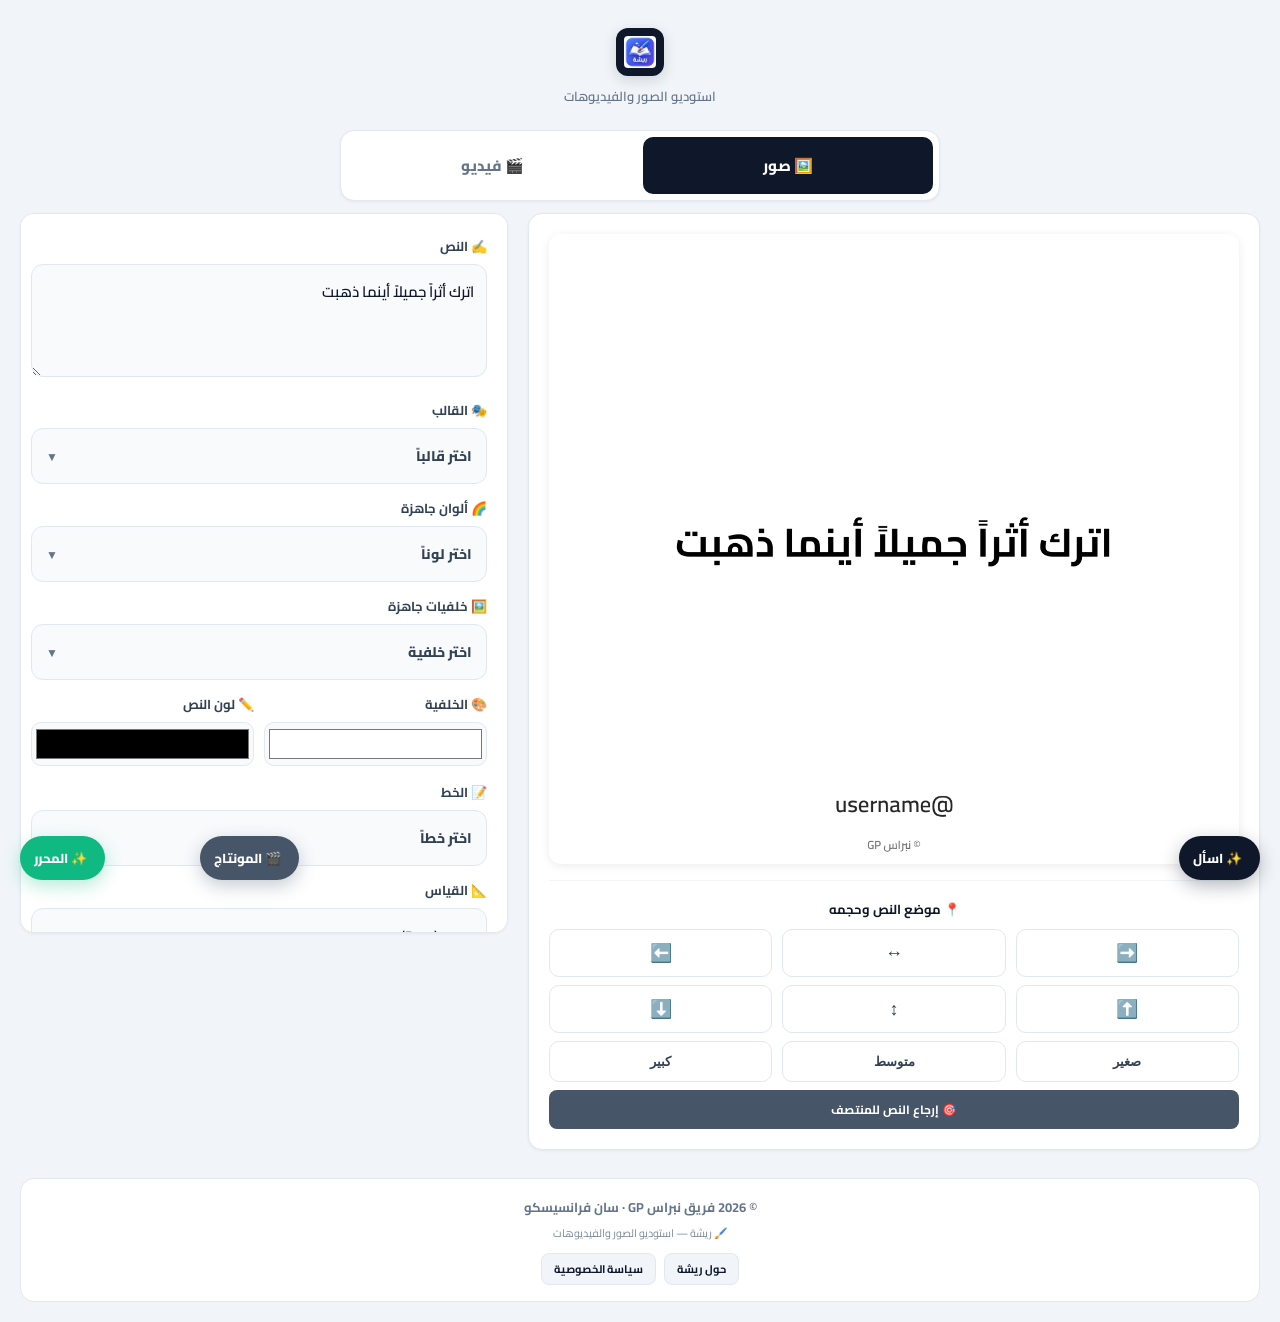
<file: index.html>
<!DOCTYPE html>
<html lang="ar" dir="rtl">
<head>
<meta charset="UTF-8">
<meta name="viewport" content="width=device-width, initial-scale=1.0">
<meta name="author" content="نبراس GP">
<title>🖌️ ريشة — استوديو الصور والفيديوهات | نبراس GP</title>
<link rel="manifest" href="manifest.json">
<link rel="icon" type="image/png" href="resha-192.png">
<meta name="theme-color" content="#0f172a">
<meta name="description" content="ريشة — استوديو الصور والفيديوهات العربية">
<link href="https://fonts.googleapis.com/css2?family=Cairo:wght@400;600;700;900&family=Amiri:wght@700&family=Tajawal:wght@700&family=Rubik:wght@700&family=Almarai:wght@700&family=El+Messiri:wght@700&family=Reem+Kufi:wght@700&family=Lateef&family=Scheherazade+New:wght@700&family=Noto+Naskh+Arabic:wght@700&family=Noto+Kufi+Arabic:wght@700&family=Harmattan:wght@700&family=Mada:wght@700&family=Changa:wght@700&family=Lemonada:wght@700&family=Rakkas&family=Lalezar&family=Jomhuria&family=Aref+Ruqaa:wght@700&family=Gulzar&display=swap" rel="stylesheet">
<style>
* { box-sizing: border-box; }
body {
  font-family: 'Cairo', sans-serif;
  background: #f1f5f9;
  min-height: 100vh;
  padding: 12px;
  margin: 0;
  color: #0f172a;
}
.container { max-width: 900px; margin: 0 auto; }
.card {
  background: #fff;
  border-radius: 14px;
  padding: 20px;
  margin-bottom: 12px;
  box-shadow: 0 1px 3px rgba(0,0,0,0.06);
  border: 1px solid #e2e8f0;
}
.header-title {
  color: #0f172a;
  text-align: center;
  margin-bottom: 14px;
  padding: 8px 0;
}
.header-title .logo {
  width: 48px;
  height: 48px;
  margin: 0 auto 8px;
  border-radius: 12px;
  background: #0f172a;
  padding: 8px;
  display: block;
  box-shadow: 0 4px 14px rgba(15,23,42,0.15);
  object-fit: contain;
}
.header-title p {
  font-size: 13px;
  color: #64748b;
  margin: 0;
  font-weight: 600;
}
.tabs {
  display: flex;
  gap: 6px;
  margin-bottom: 12px;
  background: #fff;
  padding: 6px;
  border-radius: 14px;
  border: 1px solid #e2e8f0;
  box-shadow: 0 1px 3px rgba(0,0,0,0.06);
}
.tab {
  flex: 1;
  padding: 14px;
  border-radius: 10px;
  border: none;
  font-family: 'Cairo', sans-serif;
  font-weight: 800;
  font-size: 15px;
  cursor: pointer;
  background: transparent;
  color: #64748b;
  transition: all 0.15s;
}
.tab.active {
  background: #0f172a;
  color: #fff;
}
.view { display: none; }
.view.active { display: block; }
canvas {
  max-width: 100%;
  max-height: 60vh;
  width: auto;
  height: auto;
  border-radius: 12px;
  box-shadow: 0 2px 10px rgba(0,0,0,0.08);
  display: block;
  margin: 0 auto;
  object-fit: contain;
  background: #fff;
}
input[type="color"] {
  height: 44px;
  width: 100%;
  border-radius: 10px;
  cursor: pointer;
  border: 1.5px solid #e2e8f0;
  padding: 2px;
  background: #f8fafc;
}
input[type="text"], textarea, select, input[type="file"] {
  width: 100%;
  padding: 12px;
  border: 1.5px solid #e2e8f0;
  border-radius: 12px;
  font-family: 'Cairo', sans-serif;
  font-size: 15px;
  background: #f8fafc;
  color: #0f172a;
  font-weight: 600;
}
input:focus, textarea:focus, select:focus {
  outline: none;
  border-color: #0f172a;
  background: #fff;
}
textarea { resize: vertical; min-height: 60px; }
label {
  display: block;
  font-weight: 700;
  color: #334155;
  margin-bottom: 6px;
  font-size: 13px;
}
.field { margin-bottom: 12px; }
.grid-2 { display: grid; grid-template-columns: 1fr 1fr; gap: 10px; }
.palette-dropdown, .templates-dropdown, .fonts-dropdown, .library-dropdown {
  background: #f8fafc;
  border: 1.5px solid #e2e8f0;
  border-radius: 12px;
  overflow: hidden;
  transition: all 0.2s;
}
.palette-dropdown summary, .templates-dropdown summary, .fonts-dropdown summary, .library-dropdown summary {
  padding: 14px;
  cursor: pointer;
  font-weight: 800;
  font-size: 14px;
  color: #334155;
  list-style: none;
  display: flex;
  align-items: center;
  justify-content: space-between;
}
.palette-dropdown summary::-webkit-details-marker,
.templates-dropdown summary::-webkit-details-marker,
.fonts-dropdown summary::-webkit-details-marker,
.library-dropdown summary::-webkit-details-marker { display: none; }
.palette-dropdown summary::after,
.templates-dropdown summary::after,
.fonts-dropdown summary::after,
.library-dropdown summary::after {
  content: '▼';
  font-size: 12px;
  color: #64748b;
  transition: transform 0.2s;
}
.palette-dropdown[open] summary::after,
.templates-dropdown[open] summary::after,
.fonts-dropdown[open] summary::after,
.library-dropdown[open] summary::after { transform: rotate(180deg); }
.palette-dropdown[open], .templates-dropdown[open], .fonts-dropdown[open], .library-dropdown[open] {
  border-color: #0f172a;
}
.dropdown-content {
  padding: 12px;
  border-top: 1.5px solid #e2e8f0;
  background: #fff;
  max-height: 400px;
  overflow-y: auto;
}
.dropdown-category {
  font-size: 12px;
  font-weight: 800;
  color: #0f172a;
  padding: 8px 4px 6px;
  border-bottom: 1px solid #e2e8f0;
  margin-bottom: 8px;
}
.palette { display: grid; grid-template-columns: repeat(8, 1fr); gap: 6px; }
.palette-color {
  aspect-ratio: 1;
  border-radius: 8px;
  cursor: pointer;
  border: 3px solid transparent;
  transition: transform 0.2s;
}
.palette-color:hover { transform: scale(1.1); }
.palette-color.active { border-color: #0f172a; }
.template-grid { display: grid; grid-template-columns: repeat(3, 1fr); gap: 8px; }
.template-card {
  padding: 12px 8px;
  border-radius: 10px;
  border: 1.5px solid #e2e8f0;
  background: #fff;
  cursor: pointer;
  text-align: center;
  font-size: 11px;
  font-weight: 700;
  color: #64748b;
  transition: all 0.15s;
}
.template-card:hover {
  border-color: #0f172a;
  background: #f1f5f9;
  color: #0f172a;
  transform: translateY(-2px);
}
.template-card.active {
  border-color: #0f172a;
  background: #f1f5f9;
  color: #0f172a;
}
.template-preview {
  width: 100%;
  height: 50px;
  border-radius: 6px;
  margin-bottom: 6px;
  background: #f1f5f9;
  position: relative;
  overflow: hidden;
}
.font-list { display: flex; flex-direction: column; gap: 6px; }
.font-item {
  padding: 12px 14px;
  border-radius: 10px;
  border: 1.5px solid #e2e8f0;
  background: #fff;
  cursor: pointer;
  font-size: 18px;
  color: #334155;
  transition: all 0.15s;
  display: flex;
  align-items: center;
  justify-content: space-between;
}
.font-item:hover { border-color: #0f172a; background: #f1f5f9; }
.font-item.active { border-color: #0f172a; background: #f1f5f9; }
.font-item .font-name { font-size: 18px; }
.font-item .font-desc { font-size: 11px; color: #64748b; }
.library-grid { display: grid; grid-template-columns: repeat(3, 1fr); gap: 8px; }
.library-item {
  aspect-ratio: 1;
  border-radius: 10px;
  cursor: pointer;
  border: 3px solid transparent;
  transition: all 0.15s;
  background-size: cover;
  background-position: center;
}
.library-item:hover { transform: scale(1.05); border-color: #0f172a; }
.library-item.active { border-color: #0f172a; }
.checkbox-label {
  display: flex;
  align-items: center;
  gap: 10px;
  cursor: pointer;
  padding: 12px;
  background: #f8fafc;
  border-radius: 12px;
  border: 1.5px solid #e2e8f0;
  font-weight: 700;
  color: #334155;
}
.checkbox-label input[type="checkbox"] {
  width: 20px;
  height: 20px;
  accent-color: #0f172a;
}
.btn {
  padding: 12px 18px;
  border-radius: 12px;
  border: none;
  font-family: 'Cairo', sans-serif;
  font-weight: 800;
  font-size: 14px;
  cursor: pointer;
  color: #fff;
  transition: all 0.15s;
}
.btn:active { transform: scale(0.97); }
.btn-primary { background: #0f172a; flex: 1; }
.btn-green { background: #10b981; flex: 1; }
.btn-purple { background: #475569; }
.btn-red { background: #ef4444; }
.btn-small {
  padding: 8px 14px;
  border-radius: 8px;
  border: none;
  background: #ef4444;
  color: #fff;
  font-family: 'Cairo', sans-serif;
  font-weight: 700;
  font-size: 12px;
  cursor: pointer;
}
.btn-row { display: flex; gap: 10px; flex-wrap: wrap; }
.pos-btn {
  padding: 12px 0;
  border-radius: 10px;
  border: 1.5px solid #e2e8f0;
  background: #fff;
  color: #334155;
  font-size: 18px;
  cursor: pointer;
  transition: all 0.15s;
  flex: 1;
}
.pos-btn:hover { border-color: #0f172a; background: #f1f5f9; }
.pos-btn:active { transform: scale(0.95); }
.size-btn {
  padding: 12px 0;
  border-radius: 10px;
  border: 1.5px solid #e2e8f0;
  background: #fff;
  color: #334155;
  font-size: 13px;
  font-weight: 800;
  cursor: pointer;
  transition: all 0.15s;
  flex: 1;
}
.size-btn:hover { border-color: #0f172a; background: #f1f5f9; }
.size-btn:active { transform: scale(0.95); }
.slide-item {
  background: #f8fafc;
  border: 1.5px solid #e2e8f0;
  border-radius: 14px;
  padding: 16px;
  margin-bottom: 12px;
}
.slide-item .slide-header {
  display: flex;
  justify-content: space-between;
  align-items: center;
  margin-bottom: 12px;
}
.slide-item .slide-num {
  font-weight: 800;
  color: #0f172a;
  font-size: 14px;
}
.duration-row { display: flex; gap: 6px; flex-wrap: wrap; }
.dur-btn {
  padding: 6px 12px;
  border-radius: 8px;
  border: 1.5px solid #e2e8f0;
  background: #fff;
  cursor: pointer;
  font-family: 'Cairo', sans-serif;
  font-weight: 700;
  font-size: 12px;
  color: #64748b;
}
.dur-btn.active { border-color: #10b981; background: #ecfdf5; color: #047857; }
.anim-btn {
  padding: 8px 12px;
  border-radius: 8px;
  border: 1.5px solid #e2e8f0;
  background: #fff;
  cursor: pointer;
  font-family: 'Cairo', sans-serif;
  font-weight: 700;
  font-size: 12px;
  color: #64748b;
}
.anim-btn.active { border-color: #0f172a; background: #f1f5f9; color: #0f172a; }
.animations { display: flex; flex-wrap: wrap; gap: 6px; }
.add-slide-btn {
  width: 100%;
  padding: 16px;
  border: 1.5px dashed #cbd5e1;
  background: #f8fafc;
  border-radius: 12px;
  cursor: pointer;
  font-family: 'Cairo', sans-serif;
  font-weight: 800;
  color: #64748b;
  font-size: 14px;
}
.add-slide-btn:hover { border-color: #0f172a; color: #0f172a; }
.audio-box {
  background: #f8fafc;
  border: 1.5px solid #e2e8f0;
  border-radius: 14px;
  padding: 16px;
}
.audio-info {
  font-size: 13px;
  color: #047857;
  margin-top: 8px;
  padding: 8px;
  background: #ecfdf5;
  border-radius: 8px;
  text-align: center;
  font-weight: 700;
}
.convert-box { margin-top: 12px; }
.convert-box a {
  display: block;
  padding: 14px;
  background: #0f172a;
  color: #fff;
  text-decoration: none;
  border-radius: 12px;
  font-weight: 800;
  font-size: 15px;
  text-align: center;
  transition: all 0.15s;
}
.convert-box a:hover { background: #1e293b; transform: scale(1.02); }
#slideshow-overlay {
  position: fixed;
  inset: 0;
  background: #000;
  z-index: 99999;
  display: none;
  flex-direction: column;
}
#slideshow-overlay.active { display: flex; }
.progress-bar {
  height: 4px;
  background: rgba(255,255,255,0.2);
  position: relative;
}
.progress-fill { height: 100%; background: #fff; width: 0%; }
.slide-canvas-wrap {
  flex: 1;
  display: flex;
  align-items: center;
  justify-content: center;
  padding: 20px;
}
#slideshow-canvas { max-width: 100%; max-height: 100%; border-radius: 12px; }
.slide-controls { padding: 16px; display: flex; gap: 10px; justify-content: center; }
.slide-dots { display: flex; gap: 6px; justify-content: center; padding: 8px; }
.dot { width: 8px; height: 8px; border-radius: 50%; background: rgba(255,255,255,0.3); }
.dot.active { background: #fff; }
.footer {
  text-align: center;
  color: #64748b;
  font-size: 13px;
  padding: 16px;
  background: #fff;
  border-radius: 14px;
  margin-top: 16px;
  font-weight: 700;
  border: 1px solid #e2e8f0;
}
.footer small { display: block; margin-top: 4px; opacity: 0.85; font-weight: 400; }
.footer-links {
  margin-top: 10px;
  display: flex;
  gap: 8px;
  justify-content: center;
  flex-wrap: wrap;
}
.footer-links a {
  color: #0f172a;
  text-decoration: none;
  font-size: 11px;
  padding: 5px 12px;
  background: #f1f5f9;
  border-radius: 8px;
  font-weight: 700;
  transition: all 0.15s;
  border: 1px solid #e2e8f0;
}
.footer-links a:hover { background: #e2e8f0; transform: translateY(-1px); }
@media (max-width: 480px) {
  .grid-2 { grid-template-columns: 1fr; }
  .card { padding: 16px; }
  .palette { grid-template-columns: repeat(6, 1fr); }
  .template-grid { grid-template-columns: repeat(2, 1fr); }
  .library-grid { grid-template-columns: repeat(2, 1fr); }
}
@media (min-width: 1024px) {
  body { padding: 20px; }
  .container { max-width: 1400px; }
  #view-single.active {
    display: grid;
    grid-template-columns: 1.5fr 1fr;
    gap: 20px;
    align-items: start;
  }
  #view-single .card:first-child { position: sticky; top: 20px; grid-column: 1; }
  #view-single .card:nth-child(2) {
    grid-column: 2;
    max-height: 80vh;
    overflow-y: auto;
    padding-left: 10px;
  }
  #view-single .card:nth-child(2)::-webkit-scrollbar { width: 6px; }
  #view-single .card:nth-child(2)::-webkit-scrollbar-thumb { background: #cbd5e1; border-radius: 3px; }
  canvas { max-height: 70vh; width: 100%; height: auto; object-fit: contain; background: #fff; border-radius: 12px; }
  .btn-row { flex-wrap: nowrap; }
  .btn-small { flex: 1; white-space: nowrap; }
  .tabs { max-width: 600px; margin-left: auto; margin-right: auto; }
  .footer { max-width: 1400px; margin-left: auto; margin-right: auto; }
  #view-slides.active {
    display: grid;
    grid-template-columns: 1fr 1fr;
    gap: 20px;
    align-items: start;
  }
  #view-slides .card { grid-column: span 1; }
  #view-slides .card:nth-child(3) { grid-column: span 2; }
}
@media (min-width: 1600px) {
  .container { max-width: 1600px; }
  canvas { max-height: 65vh; }
}
#nibras-bubble {
  position: fixed;
  bottom: 20px;
  right: 20px;
  height: 44px;
  padding: 0 18px 0 14px;
  border-radius: 22px;
  background: #0f172a;
  color: white;
  border: none;
  font-family: 'Cairo', sans-serif;
  font-size: 13px;
  font-weight: 800;
  cursor: pointer;
  box-shadow: 0 6px 18px rgba(15,23,42,0.3);
  z-index: 9998;
  display: flex;
  align-items: center;
  gap: 6px;
  transition: all 0.15s;
}
#editor-btn {
  position: fixed;
  bottom: 20px;
  left: 20px;
  height: 44px;
  padding: 0 18px 0 14px;
  border-radius: 22px;
  background: #10b981;
  color: white;
  border: none;
  font-family: 'Cairo', sans-serif;
  font-size: 13px;
  font-weight: 800;
  cursor: pointer;
  box-shadow: 0 6px 18px rgba(16,185,129,0.3);
  z-index: 9998;
  display: flex;
  align-items: center;
  gap: 6px;
  transition: all 0.15s;
}
#montage-btn {
  position: fixed;
  bottom: 20px;
  left: 200px;
  height: 44px;
  padding: 0 18px 0 14px;
  border-radius: 22px;
  background: #475569;
  color: white;
  border: none;
  font-family: 'Cairo', sans-serif;
  font-size: 13px;
  font-weight: 800;
  cursor: pointer;
  box-shadow: 0 6px 18px rgba(71,85,105,0.3);
  z-index: 9998;
  display: flex;
  align-items: center;
  gap: 6px;
  transition: all 0.15s;
}
@media (max-width: 480px) {
  #nibras-bubble {
    height: 40px;
    padding: 0 14px 0 10px;
    font-size: 12px;
    bottom: 14px;
    right: 14px;
    gap: 5px;
  }
  #editor-btn {
    height: 40px;
    padding: 0 14px 0 10px;
    font-size: 12px;
    bottom: 14px;
    left: 14px;
    gap: 5px;
  }
  #montage-btn {
    height: 40px;
    padding: 0 14px 0 10px;
    font-size: 12px;
    bottom: 60px;
    left: 14px;
    gap: 5px;
  }
}
</style>
</head>
<body>
<div class="container">
  <div class="header-title">
    <img src="resha-512.png" alt="ريشة" class="logo">
    <p>استوديو الصور والفيديوهات</p>
  </div>

  <div class="tabs">
    <button class="tab active" onclick="switchTab('single', this)">🖼️ صور</button>
    <button class="tab" onclick="switchTab('slides', this)">🎬 فيديو</button>
  </div>

  <!-- تبويب الصور -->
  <div id="view-single" class="view active">
    <div class="card">
      <canvas id="canvas" width="1080" height="1080"></canvas>
      <div style="margin-top:16px; padding-top:16px; border-top:1.5px solid #f1f5f9;">
        <label style="text-align:center; display:block; margin-bottom:8px; color:#0f172a;">📍 موضع النص وحجمه</label>
        <div class="btn-row" style="justify-content:center; margin-bottom:8px;">
          <button class="pos-btn" onclick="setTextPos('right', 'v')" title="يمين">➡️</button>
          <button class="pos-btn" onclick="setTextPos('center', 'v')" title="وسط">↔️</button>
          <button class="pos-btn" onclick="setTextPos('left', 'v')" title="يسار">⬅️</button>
        </div>
        <div class="btn-row" style="justify-content:center; margin-bottom:8px;">
          <button class="pos-btn" onclick="setTextPos('top', 'h')" title="فوق">⬆️</button>
          <button class="pos-btn" onclick="setTextPos('middle', 'h')" title="وسط">↕️</button>
          <button class="pos-btn" onclick="setTextPos('bottom', 'h')" title="تحت">⬇️</button>
        </div>
        <div class="btn-row" style="justify-content:center; margin-bottom:8px;">
          <button class="size-btn" onclick="setTextSize('small')">صغير</button>
          <button class="size-btn" onclick="setTextSize('medium')">متوسط</button>
          <button class="size-btn" onclick="setTextSize('large')">كبير</button>
        </div>
        <button class="btn btn-small" style="width:100%; background:#475569;" onclick="resetTextPos()">🎯 إرجاع النص للمنتصف</button>
      </div>
    </div>

    <div class="card">
      <div class="field">
        <label>✍️ النص</label>
        <textarea id="textInput" rows="3">اترك أثراً جميلاً أينما ذهبت</textarea>
      </div>

      <div class="field">
        <label>🎭 القالب</label>
        <details class="templates-dropdown">
          <summary>اختر قالباً</summary>
          <div class="dropdown-content">
            <div class="dropdown-category">📄 الأساسية</div>
            <div class="template-grid">
              <div class="template-card active" data-tpl="quote" onclick="setTemplate('quote', this)">
                <div class="template-preview" style="background:#fff;border:1px solid #e5e7eb;"></div>اقتباس
              </div>
              <div class="template-card" data-tpl="gradient" onclick="setTemplate('gradient', this)">
                <div class="template-preview" style="background:linear-gradient(135deg,#0f172a,#475569);"></div>تدرج
              </div>
              <div class="template-card" data-tpl="solid" onclick="setTemplate('solid', this)">
                <div class="template-preview" style="background:#0f172a;"></div>لون صلب
              </div>
              <div class="template-card" data-tpl="frame" onclick="setTemplate('frame', this)">
                <div class="template-preview" style="background:#fff;border:3px solid #0f172a;"></div>إطار
              </div>
            </div>
            <div class="dropdown-category">🎨 الأشكال</div>
            <div class="template-grid">
              <div class="template-card" data-tpl="circles" onclick="setTemplate('circles', this)">
                <div class="template-preview" style="background:radial-gradient(circle,#0f172a 30%,#fff 30%);"></div>دوائر
              </div>
              <div class="template-card" data-tpl="squares" onclick="setTemplate('squares', this)">
                <div class="template-preview" style="background:repeating-linear-gradient(45deg,#0f172a,#0f172a 5px,#fff 5px,#fff 10px);"></div>مربعات
              </div>
              <div class="template-card" data-tpl="triangles" onclick="setTemplate('triangles', this)">
                <div class="template-preview" style="background:#fff;clip-path:polygon(50% 0,100% 100%,0 100%);"></div>مثلثات
              </div>
              <div class="template-card" data-tpl="dots" onclick="setTemplate('dots', this)">
                <div class="template-preview" style="background:radial-gradient(circle,#0f172a 1px,transparent 1px);background-size:8px 8px;"></div>نقاط
              </div>
              <div class="template-card" data-tpl="stripes" onclick="setTemplate('stripes', this)">
                <div class="template-preview" style="background:repeating-linear-gradient(0deg,#0f172a,#0f172a 3px,#fff 3px,#fff 8px);"></div>خطوط
              </div>
              <div class="template-card" data-tpl="wave" onclick="setTemplate('wave', this)">
                <div class="template-preview" style="background:#fff;border-bottom:15px solid #0f172a;border-radius:0 0 50% 50%;"></div>موجة
              </div>
            </div>
            <div class="dropdown-category">🌟 الزخارف</div>
            <div class="template-grid">
              <div class="template-card" data-tpl="islamic" onclick="setTemplate('islamic', this)">
                <div class="template-preview" style="background:#fef3c7;border:2px solid #d97706;"></div>زخرفة إسلامية
              </div>
              <div class="template-card" data-tpl="double-frame" onclick="setTemplate('double-frame', this)">
                <div class="template-preview" style="background:#fff;border:3px double #0f172a;"></div>إطار مزدوج
              </div>
              <div class="template-card" data-tpl="side-bar" onclick="setTemplate('side-bar', this)">
                <div class="template-preview" style="background:#fff;border-right:8px solid #0f172a;"></div>شريط جانبي
              </div>
              <div class="template-card" data-tpl="corner" onclick="setTemplate('corner', this)">
                <div class="template-preview" style="background:#fff;border-top-left-radius:50px;border:2px solid #0f172a;"></div>زاوية مزخرفة
              </div>
              <div class="template-card" data-tpl="half-circle" onclick="setTemplate('half-circle', this)">
                <div class="template-preview" style="background:#fff;border-radius:50% 50% 0 0;background:#0f172a;"></div>نصف دائرة
              </div>
              <div class="template-card" data-tpl="stars" onclick="setTemplate('stars', this)">
                <div class="template-preview" style="background:#0f172a;color:#fbbf24;">★ ★</div>نجوم
              </div>
            </div>
            <div class="dropdown-category">📖 المناسبات</div>
            <div class="template-grid">
              <div class="template-card" data-tpl="ayah" onclick="setTemplate('ayah', this)">
                <div class="template-preview" style="background:#064e3b;color:#fbbf24;">﷽</div>آية قرآنية
              </div>
              <div class="template-card" data-tpl="hadith" onclick="setTemplate('hadith', this)">
                <div class="template-preview" style="background:#fff;border:2px solid #10b981;"></div>حديث شريف
              </div>
              <div class="template-card" data-tpl="poetry" onclick="setTemplate('poetry', this)">
                <div class="template-preview" style="background:#fef3c7;border-top:3px solid #d97706;border-bottom:3px solid #d97706;"></div>شعر
              </div>
              <div class="template-card" data-tpl="news" onclick="setTemplate('news', this)">
                <div class="template-preview" style="background:#fff;border-top:15px solid #dc2626;"></div>عنوان صحفي
              </div>
              <div class="template-card" data-tpl="marketing" onclick="setTemplate('marketing', this)">
                <div class="template-preview" style="background:#fff7ed;border:2px solid #ea580c;"></div>تسويقي
              </div>
              <div class="template-card" data-tpl="celebration" onclick="setTemplate('celebration', this)">
                <div class="template-preview" style="background:#fdf4ff;border:2px dashed #d946ef;"></div>تهنئة
              </div>
              <div class="template-card" data-tpl="classic-quote" onclick="setTemplate('classic-quote', this)">
                <div class="template-preview" style="background:#f5f5f4;border:1px solid #78716c;"></div>اقتباس كلاسيكي
              </div>
              <div class="template-card" data-tpl="ad" onclick="setTemplate('ad', this)">
                <div class="template-preview" style="background:#1e40af;color:#fbbf24;">AD</div>إعلان
              </div>
            </div>
          </div>
        </details>
      </div>

      <div class="field">
        <label>🌈 ألوان جاهزة</label>
        <details class="palette-dropdown">
          <summary>اختر لوناً</summary>
          <div class="dropdown-content">
            <div class="palette" id="palette"></div>
          </div>
        </details>
      </div>

      <div class="field">
        <label>🖼️ خلفيات جاهزة</label>
        <details class="library-dropdown">
          <summary>اختر خلفية</summary>
          <div class="dropdown-content">
            <div class="library-grid" id="libraryGrid"></div>
          </div>
        </details>
      </div>

      <div class="grid-2">
        <div class="field">
          <label>🎨 الخلفية</label>
          <input type="color" id="bgColor" value="#ffffff">
        </div>
        <div class="field">
          <label>✏️ لون النص</label>
          <input type="color" id="textColor" value="#000000">
        </div>
      </div>

      <div class="field">
        <label>📝 الخط</label>
        <details class="fonts-dropdown">
          <summary>اختر خطاً</summary>
          <div class="dropdown-content">
            <div class="font-list" id="fontList"></div>
          </div>
        </details>
      </div>

      <div class="field">
        <label>📐 القياس</label>
        <select id="sizeSelect">
          <option value="1080x1080">مربع (Post)</option>
          <option value="1080x1920">طويل (Story)</option>
          <option value="1200x675">عريض (Twitter)</option>
          <option value="1080x1350">عمودي (Instagram)</option>
        </select>
      </div>

      <div class="field">
        <label>🏷️ التوقيع</label>
        <input type="text" id="signature" value="@username">
      </div>

      <div class="field">
        <label class="checkbox-label">
          <input type="checkbox" id="showCopyright" checked onchange="drawSingle()">
          <span>حقوق نبراس GP</span>
        </label>
      </div>

      <div class="field">
        <label>🖼️ صورة خلفية</label>
        <input type="file" id="imageUpload" accept="image/*">
        <button class="btn-small" style="margin-top:8px;" onclick="clearImage()">🗑️ حذف الصورة</button>
      </div>

      <div class="field">
        <label>💾 التصدير</label>
        <div class="btn-row">
          <button class="btn btn-primary" onclick="downloadSingle()">💾 تحميل PNG</button>
          <button class="btn btn-purple" onclick="randomize()">🎲</button>
        </div>
        <div class="btn-row" style="margin-top:10px;">
          <button class="btn" onclick="undo()" style="background:#f59e0b; flex:1;">↩️ تراجع</button>
          <button class="btn" onclick="newDesign()" style="background:#ef4444; flex:1;">🆕 تصميم جديد</button>
        </div>
      </div>
    </div>
  </div>

  <!-- تبويب الفيديو -->
  <div id="view-slides" class="view">
    <div class="card">
      <div class="field">
        <label>📐 القياس</label>
        <select id="slidesSize">
          <option value="1080x1920">طويل (Story)</option>
          <option value="1080x1080">مربع (Post)</option>
          <option value="1200x675">عريض (Twitter)</option>
          <option value="1080x1350">عمودي (Instagram)</option>
        </select>
      </div>
      <div class="field">
        <label>🏷️ التوقيع</label>
        <input type="text" id="slidesSig" value="@username">
      </div>
      <div class="field">
        <label class="checkbox-label">
          <input type="checkbox" id="slidesCopy" checked>
          <span>حقوق نبراس GP</span>
        </label>
      </div>
    </div>

    <div class="card">
      <div class="audio-box">
        <div class="field">
          <label>🎵 الصوت</label>
          <input type="file" id="audioUpload" accept="audio/*">
          <div id="audioInfo" class="audio-info" style="display:none;"></div>
          <button class="btn-small" style="margin-top:8px;" onclick="clearAudio()">🗑️ حذف الصوت</button>
        </div>
        <div class="field">
          <label class="checkbox-label">
            <input type="checkbox" id="audioLoop" checked>
            <span>🔁 تكرار الصوت</span>
          </label>
        </div>
      </div>
    </div>

    <div class="card">
      <div id="slidesList"></div>
      <button class="add-slide-btn" onclick="addSlide()">➕ إضافة مقطع</button>
    </div>

    <div class="card">
      <div class="btn-row">
        <button class="btn btn-primary" onclick="playSlideshow()">▶️ تشغيل</button>
        <button class="btn btn-green" onclick="exportSlidesVideo()">🎬 تصدير فيديو</button>
      </div>
      <div class="btn-row" style="margin-top:10px;">
        <button class="btn btn-purple" onclick="exportAllImages()">🖼️ تصدير صور</button>
        <button class="btn btn-red" onclick="clearAllSlides()">🗑️ حذف الكل</button>
      </div>
      <div class="convert-box">
        <a href="https://cloudconvert.com/webm-to-mp4" target="_blank">🔄 تحويل إلى MP4</a>
      </div>
      <div id="slideStatus" style="margin-top:12px;padding:10px;background:#f1f5f9;border-radius:10px;text-align:center;font-weight:700;color:#475569;display:none;"></div>
    </div>
  </div>

  <div class="footer">
    © 2026 فريق نبراس GP · سان فرانسيسكو
    <small>🖌️ ريشة — استوديو الصور والفيديوهات</small>
    <div class="footer-links">
      <a href="about.html">حول ريشة</a>
      <a href="privacy.html">سياسة الخصوصية</a>
    </div>
  </div>
</div>

<div id="slideshow-overlay">
  <div class="progress-bar"><div class="progress-fill" id="progressFill"></div></div>
  <div class="slide-canvas-wrap">
    <canvas id="slideshow-canvas"></canvas>
  </div>
  <div class="slide-dots" id="slideDots"></div>
  <div class="slide-controls">
    <button class="btn btn-red" onclick="stopSlideshow()">✕</button>
    <button class="btn btn-primary" onclick="nextSlide()">التالي ➡️</button>
  </div>
</div>

<button id="nibras-bubble" onclick="window.open('https://nibras-al.onrender.com/','_blank')">✨ اسأل</button>
<button id="editor-btn" onclick="window.open('editor.html','_blank')">✨ المحرر</button>
<button id="montage-btn" onclick="window.open('montage.html','_blank')">🎬 المونتاج</button>

<script data-goatcounter="https://resha.goatcounter.com/count" async src="//gc.zgo.at/count.js"></script>
<script>
// ═══════════════════════════════════════
// تسجيل الأحداث
// ═══════════════════════════════════════
function trackEvent(eventName) {
  if (typeof goatcounter !== 'undefined' && goatcounter.count) {
    goatcounter.count({ path: eventName, title: eventName, event: true });
  }
}

// ═══════════════════════════════════════
// الخطوط (20 خط)
// ═══════════════════════════════════════
const FONTS = [
  { name: 'Cairo', label: 'Cairo — حديث' },
  { name: 'Amiri', label: 'Amiri — كلاسيكي' },
  { name: 'Tajawal', label: 'Tajawal — أنيق' },
  { name: 'Rubik', label: 'Rubik — عصري' },
  { name: 'Almarai', label: 'Almarai — نظيف' },
  { name: 'El Messiri', label: 'El Messiri — أنيق' },
  { name: 'Reem Kufi', label: 'Reem Kufi — كوفي' },
  { name: 'Lateef', label: 'Lateef — قرآني' },
  { name: 'Scheherazade New', label: 'Scheherazade — تقليدي' },
  { name: 'Noto Naskh Arabic', label: 'Noto Naskh — نسخ' },
  { name: 'Noto Kufi Arabic', label: 'Noto Kufi — كوفي' },
  { name: 'Harmattan', label: 'Harmattan — بسيط' },
  { name: 'Mada', label: 'Mada — حديث' },
  { name: 'Changa', label: 'Changa — مبتكر' },
  { name: 'Lemonada', label: 'Lemonada — رقيق' },
  { name: 'Rakkas', label: 'Rakkas — ديكوري' },
  { name: 'Lalezar', label: 'Lalezar — عريض' },
  { name: 'Jomhuria', label: 'Jomhuria — عنوان' },
  { name: 'Aref Ruqaa', label: 'Aref Ruqaa — رقعة' },
  { name: 'Gulzar', label: 'Gulzar — نستعليق' }
];

// ═══════════════════════════════════════
// الخلفيات الجاهزة
// ═══════════════════════════════════════
const BACKGROUNDS = [
  { name: 'بنفسجي', css: 'linear-gradient(135deg,#667eea,#764ba2)' },
  { name: 'غروب', css: 'linear-gradient(135deg,#f97316,#ec4899)' },
  { name: 'سماء', css: 'linear-gradient(135deg,#0ea5e9,#6366f1)' },
  { name: 'غابة', css: 'linear-gradient(135deg,#16a34a,#064e3b)' },
  { name: 'ذهبي', css: 'linear-gradient(135deg,#f59e0b,#78350f)' },
  { name: 'ليلي', css: 'linear-gradient(135deg,#0f172a,#1e293b)' },
  { name: 'وردة', css: 'linear-gradient(135deg,#ec4899,#8b5cf6)' },
  { name: 'نعناع', css: 'linear-gradient(135deg,#10b981,#0891b2)' },
  { name: 'كريمي', css: 'linear-gradient(135deg,#fef3c7,#fed7aa)' },
  { name: 'رمادي', css: 'linear-gradient(135deg,#475569,#1e293b)' }
];

// ═══════════════════════════════════════
// التبويبات
// ═══════════════════════════════════════
function switchTab(tab, btn) {
  document.querySelectorAll('.tab').forEach(t => t.classList.remove('active'));
  document.querySelectorAll('.view').forEach(v => v.classList.remove('active'));
  btn.classList.add('active');
  document.getElementById('view-' + tab).classList.add('active');
  if (tab === 'single') drawSingle();
  else renderSlides();
}

// ═══════════════════════════════════════
// متغيرات
// ═══════════════════════════════════════
let audioFile = null;
let audioURL = null;
let audioElement = null;
const canvas = document.getElementById('canvas');
const ctx = canvas.getContext('2d');
let currentTemplate = 'quote';
let currentFont = 'Cairo';
let bgImage = null;
let textAlignV = 'center';
let textAlignH = 'middle';
let textSize = 'medium';
let history = [];
const MAX_HISTORY = 20;

// ═══════════════════════════════════════
// نظام التراجع
// ═══════════════════════════════════════
function saveState() {
  const state = {
    text: document.getElementById('textInput').value,
    bgColor: document.getElementById('bgColor').value,
    textColor: document.getElementById('textColor').value,
    signature: document.getElementById('signature').value,
    showCopyright: document.getElementById('showCopyright').checked,
    template: currentTemplate,
    font: currentFont,
    textAlignV: textAlignV,
    textAlignH: textAlignH,
    textSize: textSize
  };
  if (history.length > 0 && JSON.stringify(history[history.length - 1]) === JSON.stringify(state)) return;
  history.push(state);
  if (history.length > MAX_HISTORY) history.shift();
}

function undo() {
  if (history.length <= 1) { alert('لا يوجد تغيير للرجوع عنه'); return; }
  history.pop();
  const prev = history[history.length - 1];
  document.getElementById('textInput').value = prev.text;
  document.getElementById('bgColor').value = prev.bgColor;
  document.getElementById('textColor').value = prev.textColor;
  document.getElementById('signature').value = prev.signature;
  document.getElementById('showCopyright').checked = prev.showCopyright;
  currentTemplate = prev.template;
  currentFont = prev.font;
  textAlignV = prev.textAlignV;
  textAlignH = prev.textAlignH;
  textSize = prev.textSize;
  drawSingle();
}

function newDesign() {
  if (!confirm('هل تريد بدء تصميم جديد؟ سيتم مسح التصميم الحالي.')) return;
  document.getElementById('textInput').value = 'اترك أثراً جميلاً أينما ذهبت';
  document.getElementById('bgColor').value = '#ffffff';
  document.getElementById('textColor').value = '#000000';
  bgImage = null;
  document.getElementById('imageUpload').value = '';
  document.getElementById('signature').value = '@username';
  currentTemplate = 'quote';
  document.querySelectorAll('.template-card').forEach(c => c.classList.remove('active'));
  const quoteCard = document.querySelector('[data-tpl="quote"]');
  if (quoteCard) quoteCard.classList.add('active');
  currentFont = 'Cairo';
  document.querySelectorAll('.font-item').forEach(i => i.classList.remove('active'));
  document.querySelectorAll('.font-item')[0]?.classList.add('active');
  textAlignV = 'center';
  textAlignH = 'middle';
  textSize = 'medium';
  history = [];
  drawSingle();
}

function setTextPos(pos, type) {
  if (type === 'v') textAlignV = pos;
  if (type === 'h') textAlignH = pos;
  drawSingle();
}
function setTextSize(size) { textSize = size; drawSingle(); }
function resetTextPos() { textAlignV = 'center'; textAlignH = 'middle'; textSize = 'medium'; drawSingle(); }

const PALETTE = [
  '#dc2626','#ea580c','#f59e0b','#facc15','#84cc16','#16a34a','#10b981','#14b8a6',
  '#0891b2','#0ea5e9','#3b82f6','#6366f1','#8b5cf6','#a855f7','#d946ef','#ec4899',
  '#0f172a','#1e293b','#334155','#475569','#64748b','#94a3b8','#cbd5e1','#f1f5f9',
  '#7c2d12','#9a3412','#78350f','#854d0e','#365314','#14532d','#0c4a6e','#3b0764'
];

// ═══════════════════════════════════════
// بناء الألوان
// ═══════════════════════════════════════
function buildPalette() {
  const wrap = document.getElementById('palette');
  if (!wrap) return;
  wrap.innerHTML = '';
  PALETTE.forEach(c => {
    const div = document.createElement('div');
    div.className = 'palette-color';
    div.style.background = c;
    div.onclick = () => {
      document.getElementById('bgColor').value = c;
      document.querySelectorAll('.palette-color').forEach(p => p.classList.remove('active'));
      div.classList.add('active');
      drawSingle();
      document.querySelector('.palette-dropdown').removeAttribute('open');
    };
    wrap.appendChild(div);
  });
}

// ═══════════════════════════════════════
// بناء الخطوط
// ═══════════════════════════════════════
function buildFonts() {
  const wrap = document.getElementById('fontList');
  if (!wrap) return;
  wrap.innerHTML = '';
  FONTS.forEach(f => {
    const div = document.createElement('div');
    div.className = 'font-item' + (f.name === currentFont ? ' active' : '');
    div.style.fontFamily = `"${f.name}", sans-serif`;
    div.innerHTML = `<span class="font-name">${f.label}</span><span class="font-desc">${f.name}</span>`;
    div.onclick = () => {
      currentFont = f.name;
      document.getElementById('fontSelect').value = f.name;
      document.querySelectorAll('.font-item').forEach(i => i.classList.remove('active'));
      div.classList.add('active');
      drawSingle();
      document.querySelector('.fonts-dropdown').removeAttribute('open');
    };
    wrap.appendChild(div);
  });
}

// ═══════════════════════════════════════
// بناء المكتبة
// ═══════════════════════════════════════
function buildLibrary() {
  const wrap = document.getElementById('libraryGrid');
  if (!wrap) return;
  wrap.innerHTML = '';
  BACKGROUNDS.forEach(b => {
    const div = document.createElement('div');
    div.className = 'library-item';
    div.style.background = b.css;
    div.title = b.name;
    div.onclick = () => {
      document.querySelectorAll('.library-item').forEach(item => item.classList.remove('active'));
      div.classList.add('active');
      const match = b.css.match(/#[0-9a-f]{6}/i);
      if (match) document.getElementById('bgColor').value = match[0];
      currentTemplate = 'gradient';
      document.querySelectorAll('.template-card').forEach(c => c.classList.remove('active'));
      const gradientCard = document.querySelector('[data-tpl="gradient"]');
      if (gradientCard) gradientCard.classList.add('active');
      drawSingle();
      document.querySelector('.library-dropdown').removeAttribute('open');
    };
    wrap.appendChild(div);
  });
}

// ═══════════════════════════════════════
// أحداث القوالب
// ═══════════════════════════════════════
function setTemplate(tpl, el) {
  currentTemplate = tpl;
  document.querySelectorAll('.template-card').forEach(c => c.classList.remove('active'));
  el.classList.add('active');
  drawSingle();
  document.querySelector('.templates-dropdown').removeAttribute('open');
}

// ═══════════════════════════════════════
// الحركات
// ═══════════════════════════════════════
const ANIMATIONS = {
  none: { label: 'بدون' },
  fade: { label: 'تلاشي' },
  pulse: { label: 'وميض' },
  typewriter: { label: 'كتابة' },
  slide: { label: 'انزلاق يمين' },
  slideLeft: { label: 'انزلاق يسار' },
  slideUp: { label: 'انزلاق فوق' },
  zoom: { label: 'تكبير' },
  shake: { label: 'اهتزاز' }
};

function getAnimState(type, progress, fullText) {
  const p = Math.min(1, Math.max(0, progress));
  const eased = 1 - Math.pow(1 - p, 3);
  const state = { opacity: 1, offsetX: 0, offsetY: 0, scale: 1, visibleText: null };
  switch(type) {
    case 'fade': state.opacity = eased; break;
    case 'pulse': state.opacity = p < 0.5 ? p * 2 : 1; state.scale = 1 + Math.sin(p * Math.PI * 2) * 0.08; break;
    case 'typewriter': state.visibleText = fullText.substring(0, Math.floor(p * fullText.length)); break;
    case 'slide': state.opacity = eased; state.offsetX = (1 - eased) * 400; break;
    case 'slideLeft': state.opacity = eased; state.offsetX = (1 - eased) * -400; break;
    case 'slideUp': state.opacity = eased; state.offsetY = (1 - eased) * 400; break;
    case 'zoom': state.opacity = eased; state.scale = 0.4 + eased * 0.6; break;
    case 'shake': state.opacity = eased; state.offsetX = Math.sin(p * Math.PI * 12) * 20 * (1 - eased); break;
  }
  return state;
}

// ═══════════════════════════════════════
// رسم القوالب (24 قالب)
// ═══════════════════════════════════════
function drawTemplate(c, w, h, bg, fg, template) {
  switch(template) {
    case 'gradient':
      const grad = c.createLinearGradient(0, 0, w, h);
      grad.addColorStop(0, bg);
      grad.addColorStop(1, shadeColor(bg, 50));
      c.fillStyle = grad;
      c.fillRect(0, 0, w, h);
      break;
    case 'frame':
      c.fillStyle = bg; c.fillRect(0, 0, w, h);
      c.strokeStyle = fg; c.lineWidth = 10;
      c.strokeRect(50, 50, w - 100, h - 100);
      break;
    case 'circles':
      c.fillStyle = bg; c.fillRect(0, 0, w, h);
      c.globalAlpha = 0.15; c.fillStyle = fg;
      for (let i = 0; i < 8; i++) {
        c.beginPath();
        c.arc(Math.random()*w, Math.random()*h, 80+Math.random()*150, 0, Math.PI*2);
        c.fill();
      }
      c.globalAlpha = 1;
      break;
    case 'squares':
      c.fillStyle = bg; c.fillRect(0, 0, w, h);
      c.globalAlpha = 0.1; c.fillStyle = fg;
      const size = w / 10;
      for (let i = 0; i < 10; i++)
        for (let j = 0; j < 10; j++)
          if (Math.random() > 0.5) c.fillRect(i*size, j*size, size, size);
      c.globalAlpha = 1;
      break;
    case 'triangles':
      c.fillStyle = bg; c.fillRect(0, 0, w, h);
      c.globalAlpha = 0.1; c.fillStyle = fg;
      for (let i = 0; i < 15; i++) {
        c.beginPath();
        const x = Math.random()*w, y = Math.random()*h, s = 50+Math.random()*100;
        c.moveTo(x, y); c.lineTo(x+s, y+s); c.lineTo(x-s, y+s);
        c.closePath(); c.fill();
      }
      c.globalAlpha = 1;
      break;
    case 'dots':
      c.fillStyle = bg; c.fillRect(0, 0, w, h);
      c.fillStyle = fg; c.globalAlpha = 0.15;
      const dotSize = w / 30;
      for (let i = 0; i < 30; i++)
        for (let j = 0; j < 30; j++) {
          c.beginPath();
          c.arc(i*dotSize, j*dotSize, dotSize/4, 0, Math.PI*2);
          c.fill();
        }
      c.globalAlpha = 1;
      break;
    case 'stripes':
      c.fillStyle = bg; c.fillRect(0, 0, w, h);
      c.globalAlpha = 0.1; c.fillStyle = fg;
      const stripeHeight = h / 20;
      for (let i = 0; i < 20; i += 2) c.fillRect(0, i*stripeHeight, w, stripeHeight);
      c.globalAlpha = 1;
      break;
    case 'wave':
      c.fillStyle = bg; c.fillRect(0, 0, w, h);
      c.fillStyle = fg; c.globalAlpha = 0.15;
      c.beginPath(); c.moveTo(0, h);
      for (let x = 0; x <= w; x += 10) c.lineTo(x, h - 100 - Math.sin(x/100)*50);
      c.lineTo(w, h); c.closePath(); c.fill();
      c.globalAlpha = 1;
      break;
    case 'islamic':
      c.fillStyle = '#fef3c7'; c.fillRect(0, 0, w, h);
      c.strokeStyle = '#d97706'; c.lineWidth = 6;
      c.strokeRect(40, 40, w-80, h-80);
      c.lineWidth = 2; c.strokeRect(60, 60, w-120, h-120);
      break;
    case 'double-frame':
      c.fillStyle = bg; c.fillRect(0, 0, w, h);
      c.strokeStyle = fg; c.lineWidth = 4;
      c.strokeRect(40, 40, w-80, h-80);
      c.strokeRect(55, 55, w-110, h-110);
      break;
    case 'side-bar':
      c.fillStyle = bg; c.fillRect(0, 0, w, h);
      c.fillStyle = fg; c.fillRect(w-30, 0, 30, h);
      break;
    case 'corner':
      c.fillStyle = bg; c.fillRect(0, 0, w, h);
      c.fillStyle = fg; c.globalAlpha = 0.2;
      c.beginPath(); c.moveTo(0, 0); c.lineTo(300, 0); c.lineTo(0, 300);
      c.closePath(); c.fill();
      c.globalAlpha = 1;
      break;
    case 'half-circle':
      c.fillStyle = bg; c.fillRect(0, 0, w, h);
      c.fillStyle = fg; c.globalAlpha = 0.15;
      c.beginPath(); c.arc(w/2, h, w/2, Math.PI, 0); c.fill();
      c.globalAlpha = 1;
      break;
    case 'stars':
      c.fillStyle = '#0f172a'; c.fillRect(0, 0, w, h);
      c.fillStyle = '#fbbf24';
      for (let i = 0; i < 30; i++) {
        c.globalAlpha = 0.3+Math.random()*0.7;
        c.font = `${20+Math.random()*30}px Arial`;
        c.fillText('★', Math.random()*w, Math.random()*h);
      }
      c.globalAlpha = 1;
      break;
    case 'ayah':
      c.fillStyle = '#064e3b'; c.fillRect(0, 0, w, h);
      c.strokeStyle = '#fbbf24'; c.lineWidth = 8;
      c.strokeRect(40, 40, w-80, h-80);
      c.lineWidth = 3; c.strokeRect(60, 60, w-120, h-120);
      break;
    case 'hadith':
      c.fillStyle = bg; c.fillRect(0, 0, w, h);
      c.strokeStyle = '#10b981'; c.lineWidth = 6;
      c.strokeRect(50, 50, w-100, h-100);
      break;
    case 'poetry':
      c.fillStyle = '#fef3c7'; c.fillRect(0, 0, w, h);
      c.fillStyle = '#d97706'; c.fillRect(0, 60, w, 8); c.fillRect(0, h-68, w, 8);
      break;
    case 'news':
      c.fillStyle = bg; c.fillRect(0, 0, w, h);
      c.fillStyle = '#dc2626'; c.fillRect(0, 0, w, 120);
      break;
    case 'marketing':
      c.fillStyle = '#fff7ed'; c.fillRect(0, 0, w, h);
      c.strokeStyle = '#ea580c'; c.lineWidth = 10;
      c.strokeRect(30, 30, w-60, h-60);
      break;
    case 'celebration':
      c.fillStyle = '#fdf4ff'; c.fillRect(0, 0, w, h);
      c.strokeStyle = '#d946ef'; c.lineWidth = 6;
      c.setLineDash([20, 15]); c.strokeRect(40, 40, w-80, h-80);
      c.setLineDash([]);
      break;
    case 'classic-quote':
      c.fillStyle = '#f5f5f4'; c.fillRect(0, 0, w, h);
      c.strokeStyle = '#78716c'; c.lineWidth = 2;
      c.strokeRect(50, 50, w-100, h-100);
      break;
    case 'ad':
      c.fillStyle = '#1e40af'; c.fillRect(0, 0, w, h);
      c.fillStyle = '#fbbf24'; c.fillRect(0, h-200, w, 200);
      break;
    case 'quote':
    case 'solid':
    default:
      c.fillStyle = bg; c.fillRect(0, 0, w, h);
      break;
  }
}

// ═══════════════════════════════════════
// الرسم
// ═══════════════════════════════════════
function drawOnCanvas(c, w, h, text, bg, fg, font, sig, showCopy, template, img, animState) {
  c.clearRect(0, 0, w, h);
  if (img) c.drawImage(img, 0, 0, w, h);
  else drawTemplate(c, w, h, bg, fg, template);

  let anim = { opacity: 1, offsetX: 0, offsetY: 0, scale: 1, visibleText: null };
  if (animState) anim = animState;
  const visibleText = anim.visibleText !== null ? anim.visibleText : text;

  let fontSize = w / 16;
  if (textSize === 'small') fontSize = w / 24;
  if (textSize === 'large') fontSize = w / 10;

  c.save();
  c.globalAlpha = anim.opacity;
  c.fillStyle = fg;
  c.font = `bold ${fontSize}px "${font}", sans-serif`;
  if (textAlignV === 'right') c.textAlign = 'right';
  else if (textAlignV === 'left') c.textAlign = 'left';
  else c.textAlign = 'center';
  c.textBaseline = 'middle';
  c.direction = 'rtl';

  const lines = wrapText(c, visibleText, w * 0.85);
  const lineHeight = fontSize * 1.3;
  const totalHeight = lines.length * lineHeight;

  let startY;
  if (textAlignH === 'top') startY = h * 0.15 + lineHeight / 2;
  else if (textAlignH === 'bottom') startY = h * 0.85 - totalHeight / 2;
  else startY = (h - totalHeight) / 2 + lineHeight / 2;

  let textX;
  if (textAlignV === 'right') textX = w * 0.9;
  else if (textAlignV === 'left') textX = w * 0.1;
  else textX = w / 2;

  if (anim.scale !== 1 || anim.offsetX !== 0 || anim.offsetY !== 0) {
    c.translate(w / 2 + anim.offsetX, h / 2 + anim.offsetY);
    c.scale(anim.scale, anim.scale);
    c.translate(-w / 2, -h / 2);
  }

  lines.forEach((line, i) => {
    if (line.trim() !== '') c.fillText(line, textX, startY + i * lineHeight);
  });

  if (sig.trim()) {
    const sigSize = w / 28;
    c.font = `600 ${sigSize}px "${font}", sans-serif`;
    c.globalAlpha = anim.opacity * 0.85;
    c.fillText(sig, w / 2, h - sigSize * 2.5);
  }

  if (showCopy) {
    const copySize = w / 55;
    c.font = `600 ${copySize}px "Cairo", sans-serif`;
    c.globalAlpha = anim.opacity * 0.55;
    c.fillText('© نبراس GP', w / 2, h - copySize * 1.5);
  }
  c.restore();
}

function wrapText(c, text, maxWidth) {
  const paragraphs = text.split('\n');
  const lines = [];
  paragraphs.forEach(paragraph => {
    if (paragraph.trim() === '') { lines.push(''); return; }
    const words = paragraph.split(/\s+/);
    let current = '';
    words.forEach(word => {
      const test = current ? current + ' ' + word : word;
      if (c.measureText(test).width > maxWidth && current) {
        lines.push(current);
        current = word;
      } else current = test;
    });
    if (current) lines.push(current);
  });
  return lines;
}

function shadeColor(color, percent) {
  const num = parseInt(color.replace('#',''), 16);
  const r = Math.min(255, Math.max(0, (num >> 16) + percent));
  const g = Math.min(255, Math.max(0, ((num >> 8) & 0xff) + percent));
  const b = Math.min(255, Math.max(0, (num & 0xff) + percent));
  return '#' + ((r << 16) | (g << 8) | b).toString(16).padStart(6, '0');
}

// ═══════════════════════════════════════
// الأحداث
// ═══════════════════════════════════════
['textInput','bgColor','textColor','signature'].forEach(id => {
  document.getElementById(id).addEventListener('input', drawSingle);
});
document.getElementById('showCopyright').addEventListener('change', drawSingle);
document.body.insertAdjacentHTML('beforeend', '<select id="fontSelect" style="display:none;"><option value="Cairo">Cairo</option></select>');

document.getElementById('imageUpload').addEventListener('change', (e) => {
  const file = e.target.files[0];
  if (!file) return;
  const reader = new FileReader();
  reader.onload = (ev) => {
    const img = new Image();
    img.onload = () => { bgImage = img; drawSingle(); };
    img.src = ev.target.result;
  };
  reader.readAsDataURL(file);
});

function clearImage() {
  bgImage = null;
  document.getElementById('imageUpload').value = '';
  drawSingle();
}

function drawSingle() {
  saveState();
  const [w, h] = document.getElementById('sizeSelect').value.split('x').map(Number);
  canvas.width = w;
  canvas.height = h;
  drawOnCanvas(
    ctx, w, h,
    document.getElementById('textInput').value || ' ',
    document.getElementById('bgColor').value,
    document.getElementById('textColor').value,
    currentFont,
    document.getElementById('signature').value,
    document.getElementById('showCopyright').checked,
    currentTemplate,
    bgImage,
    null
  );
}

function downloadSingle() {
  trackEvent('تحميل_صورة');
  const link = document.createElement('a');
  link.download = `resha-${Date.now()}.png`;
  link.href = canvas.toDataURL('image/png');
  link.click();
}

function randomize() {
  const templates = ['quote','gradient','solid','frame','circles','squares','triangles','dots','stripes','wave','islamic','double-frame','side-bar','corner','half-circle','stars','ayah','hadith','poetry','news','marketing','celebration','classic-quote','ad'];
  const randTpl = templates[Math.floor(Math.random() * templates.length)];
  const randFont = FONTS[Math.floor(Math.random() * FONTS.length)];
  document.getElementById('bgColor').value = PALETTE[Math.floor(Math.random() * PALETTE.length)];
  currentFont = randFont.name;
  currentTemplate = randTpl;
  document.querySelectorAll('.template-card').forEach(c => c.classList.remove('active'));
  const tplCard = document.querySelector(`[data-tpl="${randTpl}"]`);
  if (tplCard) tplCard.classList.add('active');
  document.querySelectorAll('.font-item').forEach(i => i.classList.remove('active'));
  drawSingle();
}

// ═══════════════════════════════════════
// الصوت
// ═══════════════════════════════════════
document.getElementById('audioUpload').addEventListener('change', (e) => {
  const file = e.target.files[0];
  if (!file) return;
  audioFile = file;
  if (audioURL) URL.revokeObjectURL(audioURL);
  audioURL = URL.createObjectURL(file);
  audioElement = new Audio(audioURL);
  const info = document.getElementById('audioInfo');
  info.style.display = 'block';
  info.textContent = '🎵 ' + file.name;
});

function clearAudio() {
  audioFile = null;
  if (audioURL) URL.revokeObjectURL(audioURL);
  audioURL = null;
  audioElement = null;
  document.getElementById('audioUpload').value = '';
  document.getElementById('audioInfo').style.display = 'none';
}

// ═══════════════════════════════════════
// الفيديو
// ═══════════════════════════════════════
let slides = [];
let currentSlideIndex = 0;
let slideshowInterval = null;
let slideshowTimeout = null;
const DURATIONS = [5, 10, 15, 20, 30];
const ANIMATION_LIST = ['none','fade','pulse','typewriter','slide','slideLeft','slideUp','zoom','shake'];

function loadSlides() {
  try {
    const saved = localStorage.getItem('resha_slides');
    if (saved) slides = JSON.parse(saved);
    else slides = [createSlide(), createSlide()];
  } catch(e) {
    slides = [createSlide(), createSlide()];
  }
}

function createSlide() {
  return {
    id: Date.now() + Math.random(),
    text: 'النص',
    template: 'quote',
    bg: '#ffffff',
    fg: '#000000',
    font: 'Cairo',
    duration: 5,
    animation: 'fade'
  };
}

function saveSlides() {
  try { localStorage.setItem('resha_slides', JSON.stringify(slides)); } catch(e) {}
}

function addSlide() { slides.push(createSlide()); saveSlides(); renderSlides(); }

function deleteSlide(id) {
  if (slides.length <= 1) { alert('لا يمكن حذف هذا المقطع'); return; }
  slides = slides.filter(s => s.id !== id);
  saveSlides();
  renderSlides();
}

function updateSlide(id, field, value) {
  const slide = slides.find(s => s.id === id);
  if (slide) { slide[field] = value; saveSlides(); }
}

function renderSlides() {
  const list = document.getElementById('slidesList');
  list.innerHTML = '';
  slides.forEach((slide, i) => {
    const div = document.createElement('div');
    div.className = 'slide-item';
    div.innerHTML = `
      <div class="slide-header">
        <span class="slide-num">🎬 ${i + 1}</span>
        <button class="btn-small" onclick="deleteSlide(${slide.id})">🗑️</button>
      </div>
      <div class="field"><label>✍️ النص</label>
        <textarea rows="2" oninput="updateSlide(${slide.id}, 'text', this.value)">${escapeHtml(slide.text)}</textarea>
      </div>
      <div class="field"><label>🎭 القالب</label>
        <select onchange="updateSlide(${slide.id}, 'template', this.value)" style="width:100%;">
          ${['quote','gradient','solid','frame','circles','squares','triangles','dots','stripes','wave','islamic','double-frame','side-bar','corner','half-circle','stars','ayah','hadith','poetry','news','marketing','celebration','classic-quote','ad'].map(t => `<option value="${t}" ${slide.template === t ? 'selected' : ''}>${t === 'quote' ? 'اقتباس' : t === 'gradient' ? 'تدرج' : t === 'solid' ? 'صلب' : t === 'frame' ? 'إطار' : t === 'circles' ? 'دوائر' : t === 'squares' ? 'مربعات' : t === 'triangles' ? 'مثلثات' : t === 'dots' ? 'نقاط' : t === 'stripes' ? 'خطوط' : t === 'wave' ? 'موجة' : t === 'islamic' ? 'زخرفة إسلامية' : t === 'double-frame' ? 'إطار مزدوج' : t === 'side-bar' ? 'شريط جانبي' : t === 'corner' ? 'زاوية' : t === 'half-circle' ? 'نصف دائرة' : t === 'stars' ? 'نجوم' : t === 'ayah' ? 'آية' : t === 'hadith' ? 'حديث' : t === 'poetry' ? 'شعر' : t === 'news' ? 'عنوان صحفي' : t === 'marketing' ? 'تسويقي' : t === 'celebration' ? 'تهنئة' : t === 'classic-quote' ? 'اقتباس كلاسيكي' : 'إعلان'}</option>`).join('')}
        </select>
      </div>
      <div class="grid-2">
        <div class="field"><label>🎨 الخلفية</label><input type="color" value="${slide.bg}" oninput="updateSlide(${slide.id}, 'bg', this.value)"></div>
        <div class="field"><label>✏️ لون النص</label><input type="color" value="${slide.fg}" oninput="updateSlide(${slide.id}, 'fg', this.value)"></div>
      </div>
      <div class="field"><label>📝 الخط</label>
        <select onchange="updateSlide(${slide.id}, 'font', this.value)">
          ${FONTS.map(f => `<option value="${f.name}" ${slide.font === f.name ? 'selected' : ''}>${f.label}</option>`).join('')}
        </select>
      </div>
      <div class="field"><label>🎬 الحركة</label>
        <div class="animations">
          ${ANIMATION_LIST.map(a => `<button class="anim-btn ${slide.animation === a ? 'active' : ''}" onclick="setSlideAnimation(${slide.id}, '${a}', this)">${ANIMATIONS[a].label}</button>`).join('')}
        </div>
      </div>
      <div class="field"><label>⏱️ المدة</label>
        <div class="duration-row">
          ${DURATIONS.map(d => `<button class="dur-btn ${slide.duration === d ? 'active' : ''}" onclick="setSlideDuration(${slide.id}, ${d}, this)">${d} ث</button>`).join('')}
        </div>
      </div>`;
    list.appendChild(div);
  });
}

function setSlideDuration(id, dur, btn) {
  updateSlide(id, 'duration', dur);
  btn.parentElement.querySelectorAll('.dur-btn').forEach(b => b.classList.remove('active'));
  btn.classList.add('active');
}

function setSlideAnimation(id, anim, btn) {
  updateSlide(id, 'animation', anim);
  btn.parentElement.querySelectorAll('.anim-btn').forEach(b => b.classList.remove('active'));
  btn.classList.add('active');
}

function escapeHtml(text) {
  return text.replace(/[&<>"']/g, m => ({'&':'&amp;','<':'&lt;','>':'&gt;','"':'&quot;',"'":'&#39;'}[m]));
}

function clearAllSlides() {
  if (!confirm('تأكيد الحذف')) return;
  slides = [createSlide(), createSlide()];
  saveSlides();
  renderSlides();
}

function drawSlideOnCanvas(c, slide, w, h, sig, showCopy, progress) {
  const animState = getAnimState(slide.animation, progress, slide.text);
  drawOnCanvas(c, w, h, slide.text, slide.bg, slide.fg, slide.font, sig, showCopy, slide.template, null, animState);
}

function playSlideshow() {
  if (slides.length === 0) return;
  const overlay = document.getElementById('slideshow-overlay');
  overlay.classList.add('active');
  const dots = document.getElementById('slideDots');
  dots.innerHTML = slides.map((_, i) => `<div class="dot ${i === 0 ? 'active' : ''}"></div>`).join('');
  if (audioFile && audioElement) {
    audioElement.currentTime = 0;
    audioElement.loop = document.getElementById('audioLoop').checked;
    audioElement.play().catch(e => console.warn('صوت:', e));
  }
  currentSlideIndex = 0;
  showSlide(0);
}

function showSlide(index) {
  if (index >= slides.length) { stopSlideshow(); return; }
  currentSlideIndex = index;
  const slide = slides[index];
  const sig = document.getElementById('slidesSig').value;
  const showCopy = document.getElementById('slidesCopy').checked;
  const [w, h] = document.getElementById('slidesSize').value.split('x').map(Number);
  const canvas = document.getElementById('slideshow-canvas');
  canvas.width = w;
  canvas.height = h;
  const c = canvas.getContext('2d');
  document.querySelectorAll('.dot').forEach((d, i) => d.classList.toggle('active', i === index));
  const fill = document.getElementById('progressFill');
  fill.style.width = '0%';
  const duration = slide.duration * 1000;
  const startTime = Date.now();
  if (slideshowInterval) clearInterval(slideshowInterval);
  if (slideshowTimeout) clearTimeout(slideshowTimeout);
  try { drawSlideOnCanvas(c, slide, w, h, sig, showCopy, 0); } catch(e) { console.error('خطأ:', e); }
  slideshowInterval = setInterval(() => {
    const elapsed = Date.now() - startTime;
    const progress = Math.min(1, elapsed / duration);
    fill.style.width = (progress * 100) + '%';
    try { drawSlideOnCanvas(c, slide, w, h, sig, showCopy, progress); } catch(e) { console.error('خطأ:', e); }
    if (elapsed >= duration) {
      clearInterval(slideshowInterval);
      slideshowInterval = null;
      slideshowTimeout = setTimeout(() => showSlide(index + 1), 100);
    }
  }, 1000 / 30);
}

function nextSlide() {
  if (slideshowInterval) clearInterval(slideshowInterval);
  if (slideshowTimeout) clearTimeout(slideshowTimeout);
  slideshowInterval = null; slideshowTimeout = null;
  if (currentSlideIndex + 1 < slides.length) showSlide(currentSlideIndex + 1);
  else stopSlideshow();
}

function stopSlideshow() {
  if (slideshowInterval) clearInterval(slideshowInterval);
  if (slideshowTimeout) clearTimeout(slideshowTimeout);
  slideshowInterval = null; slideshowTimeout = null;
  document.getElementById('slideshow-overlay').classList.remove('active');
  if (audioElement) { audioElement.pause(); audioElement.currentTime = 0; }
}

async function exportSlidesVideo() {
  if (slides.length === 0) return;
  trackEvent('تصدير_فيديو');
  const status = document.getElementById('slideStatus');
  status.style.display = 'block';
  status.textContent = '🎬 جاري التحضير...';
  try {
    const sig = document.getElementById('slidesSig').value;
    const showCopy = document.getElementById('slidesCopy').checked;
    const [w, h] = document.getElementById('slidesSize').value.split('x').map(Number);
    const tempCanvas = document.createElement('canvas');
    tempCanvas.width = w;
    tempCanvas.height = h;
    const tempCtx = tempCanvas.getContext('2d');
    drawSlideOnCanvas(tempCtx, slides[0], w, h, sig, showCopy, 0);
    await new Promise(r => setTimeout(r, 100));
    const videoStream = tempCanvas.captureStream(30);
    let combinedStream = videoStream;
    let localAudioCtx = null;
    let localAudioSource = null;
    if (audioFile) {
      try {
        localAudioCtx = new (window.AudioContext || window.webkitAudioContext)();
        const arrayBuffer = await audioFile.arrayBuffer();
        const audioBuffer = await localAudioCtx.decodeAudioData(arrayBuffer);
        const dest = localAudioCtx.createMediaStreamDestination();
        localAudioSource = localAudioCtx.createBufferSource();
        localAudioSource.buffer = audioBuffer;
        localAudioSource.loop = document.getElementById('audioLoop').checked;
        localAudioSource.connect(dest);
        combinedStream = new MediaStream([...videoStream.getVideoTracks(), ...dest.stream.getAudioTracks()]);
      } catch(e) {
        console.warn('تعذر دمج الصوت:', e);
        combinedStream = videoStream;
      }
    }
    let recorder;
    const options = { mimeType: 'video/webm;codecs=vp9,opus', videoBitsPerSecond: 6000000 };
    try { recorder = new MediaRecorder(combinedStream, options); }
    catch(e) {
      try { recorder = new MediaRecorder(combinedStream, { mimeType: 'video/webm;codecs=vp8,opus' }); }
      catch(e2) { recorder = new MediaRecorder(combinedStream, { mimeType: 'video/webm' }); }
    }
    const chunks = [];
    recorder.ondataavailable = e => { if (e.data.size > 0) chunks.push(e.data); };
    recorder.onstop = () => {
      const blob = new Blob(chunks, { type: 'video/webm' });
      const url = URL.createObjectURL(blob);
      const a = document.createElement('a');
      a.href = url;
      a.download = `resha-video-${Date.now()}.webm`;
      a.click();
      URL.revokeObjectURL(url);
      if (localAudioSource) { try { localAudioSource.stop(); } catch(e) {} }
      if (localAudioCtx) { try { localAudioCtx.close(); } catch(e) {} }
      status.textContent = '✅ تم التحميل';
      setTimeout(() => status.style.display = 'none', 3000);
    };
    recorder.start();
    if (localAudioSource && localAudioCtx) localAudioSource.start(0);
    status.textContent = '🎬 جاري التسجيل...';
    for (let i = 0; i < slides.length; i++) {
      const slide = slides[i];
      const frameDuration = slide.duration * 1000;
      const startTime = Date.now();
      await new Promise(resolve => {
        const interval = setInterval(() => {
          const elapsed = Date.now() - startTime;
          const progress = Math.min(1, elapsed / frameDuration);
          try { drawSlideOnCanvas(tempCtx, slide, w, h, sig, showCopy, progress); } catch(e) { console.error('خطأ:', e); }
          if (elapsed >= frameDuration) { clearInterval(interval); resolve(); }
        }, 1000 / 30);
      });
    }
    recorder.stop();
  } catch(e) {
    console.error(e);
    status.textContent = '❌ خطأ';
  }
}

async function exportAllImages() {
  if (slides.length === 0) return;
  trackEvent('تصدير_صور_فيديو');
  const sig = document.getElementById('slidesSig').value;
  const showCopy = document.getElementById('slidesCopy').checked;
  const [w, h] = document.getElementById('slidesSize').value.split('x').map(Number);
  const tempCanvas = document.createElement('canvas');
  tempCanvas.width = w;
  tempCanvas.height = h;
  const c = tempCanvas.getContext('2d');
  for (let i = 0; i < slides.length; i++) {
    drawSlideOnCanvas(c, slides[i], w, h, sig, showCopy, 1);
    const link = document.createElement('a');
    link.download = `resha-${i + 1}.png`;
    link.href = tempCanvas.toDataURL('image/png');
    link.click();
    await new Promise(r => setTimeout(r, 300));
  }
  alert('✅ تم التحميل');
}

// ═══════════════════════════════════════
// التشغيل الأولي
// ═══════════════════════════════════════
window.addEventListener('load', () => {
  buildPalette();
  buildFonts();
  buildLibrary();
  loadSlides();
  renderSlides();
  drawSingle();
});
</script>
</body>
</html>
</file>
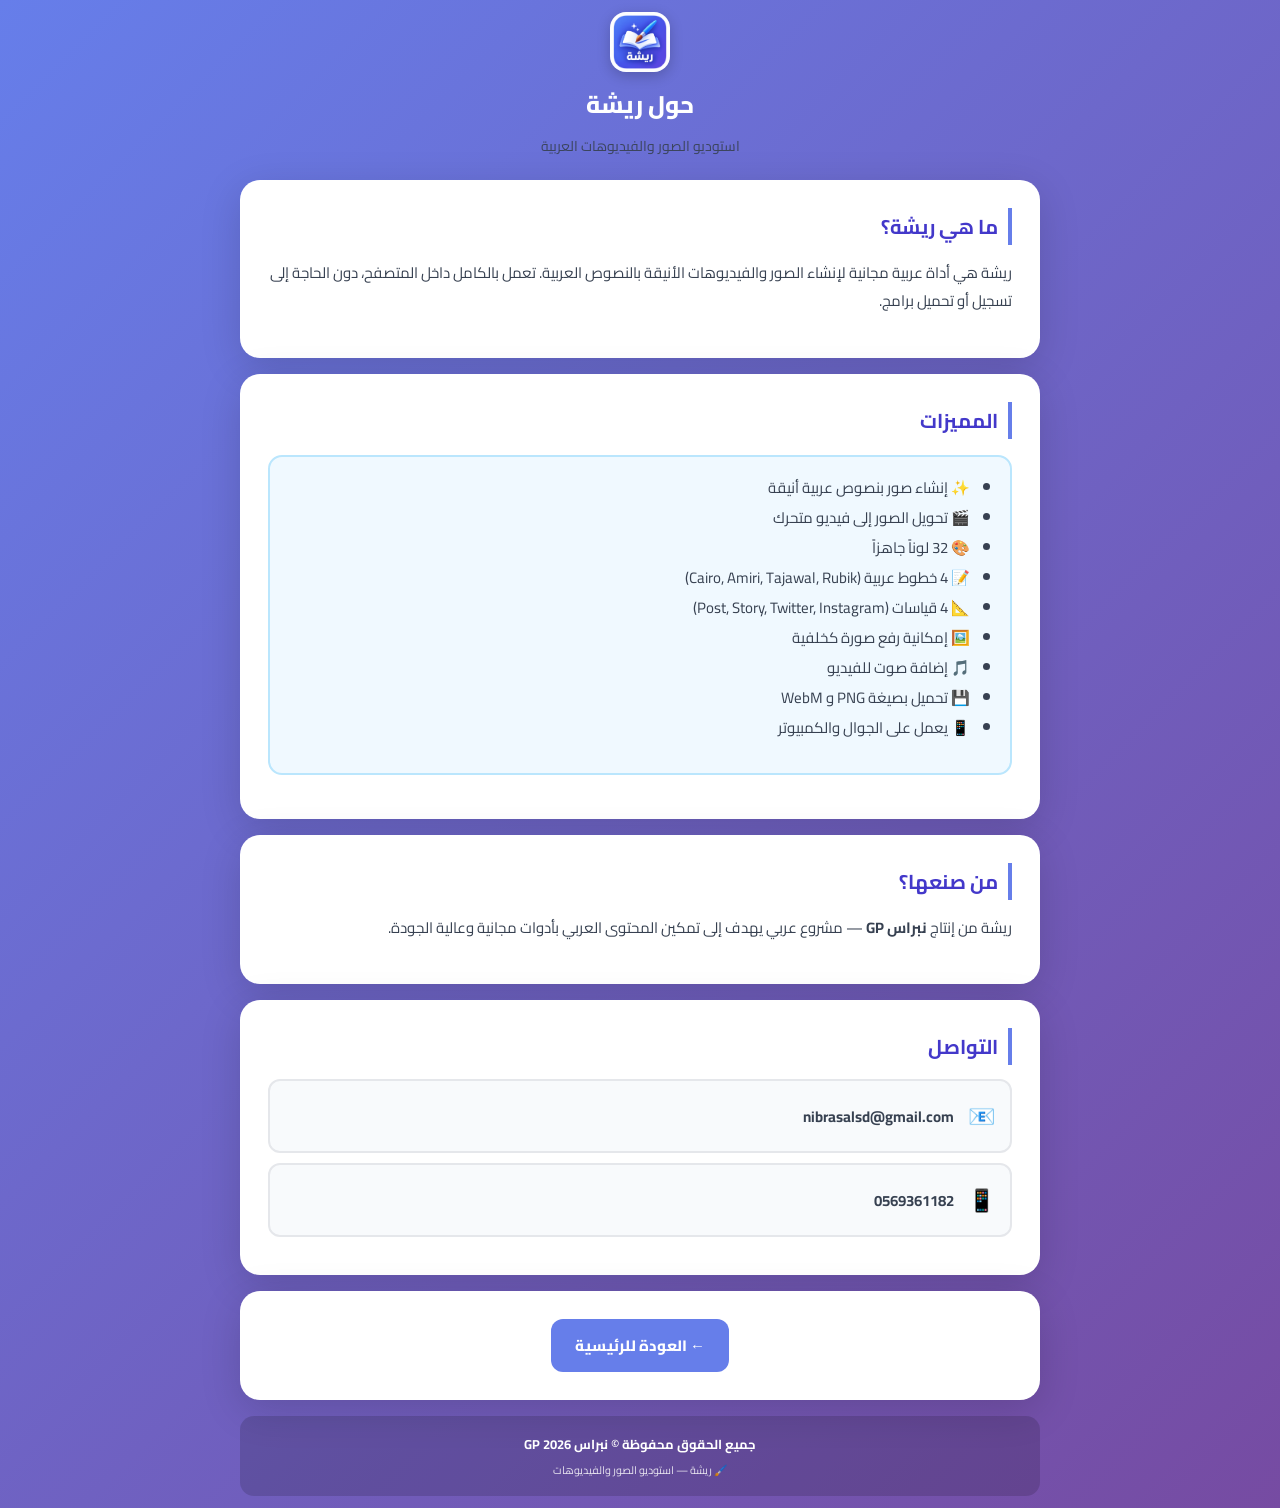
<file: about.html>
<!DOCTYPE html>
<html lang="ar" dir="rtl">
<head>
<meta charset="UTF-8">
<meta name="viewport" content="width=device-width, initial-scale=1.0">
<meta name="author" content="نبراس GP">
<title>حول ريشة — نبراس GP</title>

<link rel="manifest" href="manifest.json">
<link rel="icon" type="image/png" href="resha-192.png">
<meta name="theme-color" content="#667eea">
<meta name="description" content="تعرف على ريشة — استوديو الصور والفيديوهات العربية من نبراس GP">

<link href="https://fonts.googleapis.com/css2?family=Cairo:wght@400;700;800&display=swap" rel="stylesheet">
<style>
  * { box-sizing: border-box; }
  body { 
    font-family: 'Cairo', sans-serif; 
    background: linear-gradient(135deg, #667eea 0%, #764ba2 100%);
    min-height: 100vh;
    padding: 12px;
    margin: 0;
  }
  .container { max-width: 800px; margin: 0 auto; }
  .card {
    background: #fff;
    border-radius: 20px;
    padding: 28px;
    margin-bottom: 16px;
    box-shadow: 0 10px 40px rgba(0,0,0,0.15);
  }
  .header-title { color: #fff; text-align: center; margin-bottom: 20px; }
  .header-title .logo {
    width: 60px; height: 60px;
    margin: 0 auto 10px;
    border-radius: 16px;
    box-shadow: 0 4px 14px rgba(0,0,0,0.2);
    display: block;
  }
  .header-title h1 { font-size: 24px; font-weight: 800; margin: 0 0 6px; }
  .header-title p { font-size: 14px; opacity: 0.9; margin: 0; }

  h2 {
    color: #4338ca;
    font-size: 20px;
    margin: 0 0 14px;
    padding-right: 10px;
    border-right: 4px solid #667eea;
  }
  p {
    line-height: 1.9;
    color: #374151;
    font-size: 15px;
    margin: 0 0 14px;
  }
  ul {
    padding-right: 24px;
    margin: 0 0 14px;
  }
  li {
    line-height: 2;
    color: #374151;
    font-size: 15px;
  }
  .feature-box {
    background: #f0f9ff;
    border: 2px solid #bae6fd;
    border-radius: 14px;
    padding: 16px;
    margin: 16px 0;
  }
  .contact-item {
    display: flex;
    align-items: center;
    gap: 12px;
    padding: 14px;
    background: #f8fafc;
    border-radius: 12px;
    border: 2px solid #e5e7eb;
    margin-bottom: 10px;
    text-decoration: none;
    color: #374151;
    font-weight: 700;
    font-size: 15px;
    transition: all 0.2s;
  }
  .contact-item:hover {
    border-color: #667eea;
    background: #eef2ff;
    transform: translateX(-4px);
  }
  .contact-icon {
    font-size: 22px;
    min-width: 30px;
    text-align: center;
  }
  .back-btn {
    display: inline-block;
    padding: 12px 24px;
    background: #667eea;
    color: #fff;
    text-decoration: none;
    border-radius: 12px;
    font-weight: 800;
    font-size: 15px;
    transition: all 0.2s;
  }
  .back-btn:hover { background: #5568d3; transform: translateY(-2px); }
  .footer {
    text-align: center; color: #fff;
    font-size: 13px; padding: 16px;
    background: rgba(0,0,0,0.15);
    border-radius: 14px;
    font-weight: 700;
  }
  .footer small {
    display: block; margin-top: 4px;
    opacity: 0.85; font-weight: 400;
  }
</style>
</head>
<body>

<div class="container">

  <div class="header-title">
    <img src="resha-512.png" alt="ريشة" class="logo">
    <h1>حول ريشة</h1>
    <p>استوديو الصور والفيديوهات العربية</p>
  </div>

  <div class="card">
    <h2>ما هي ريشة؟</h2>
    <p>
      ريشة هي أداة عربية مجانية لإنشاء الصور والفيديوهات الأنيقة بالنصوص العربية.
      تعمل بالكامل داخل المتصفح، دون الحاجة إلى تسجيل أو تحميل برامج.
    </p>
  </div>

  <div class="card">
    <h2>المميزات</h2>
    <div class="feature-box">
      <ul>
        <li>✨ إنشاء صور بنصوص عربية أنيقة</li>
        <li>🎬 تحويل الصور إلى فيديو متحرك</li>
        <li>🎨 32 لوناً جاهزاً</li>
        <li>📝 4 خطوط عربية (Cairo, Amiri, Tajawal, Rubik)</li>
        <li>📐 4 قياسات (Post, Story, Twitter, Instagram)</li>
        <li>🖼️ إمكانية رفع صورة كخلفية</li>
        <li>🎵 إضافة صوت للفيديو</li>
        <li>💾 تحميل بصيغة PNG و WebM</li>
        <li>📱 يعمل على الجوال والكمبيوتر</li>
      </ul>
    </div>
  </div>

  <div class="card">
    <h2>من صنعها؟</h2>
    <p>
      ريشة من إنتاج <strong>نبراس GP</strong> — مشروع عربي يهدف إلى تمكين المحتوى العربي
      بأدوات مجانية وعالية الجودة.
    </p>
  </div>

  <div class="card">
    <h2>التواصل</h2>
    
    <a href="mailto:nibrasalsd@gmail.com" class="contact-item">
      <span class="contact-icon">📧</span>
      <span>nibrasalsd@gmail.com</span>
    </a>
    
    <a href="tel:0569361182" class="contact-item">
      <span class="contact-icon">📱</span>
      <span>0569361182</span>
    </a>
    
  </div>

  <div class="card" style="text-align:center;">
    <a href="index.html" class="back-btn">← العودة للرئيسية</a>
  </div>

  <div class="footer">
    جميع الحقوق محفوظة © نبراس GP 2026
    <small>🖌️ ريشة — استوديو الصور والفيديوهات</small>
  </div>

</div>

</body>
</html>
</file>
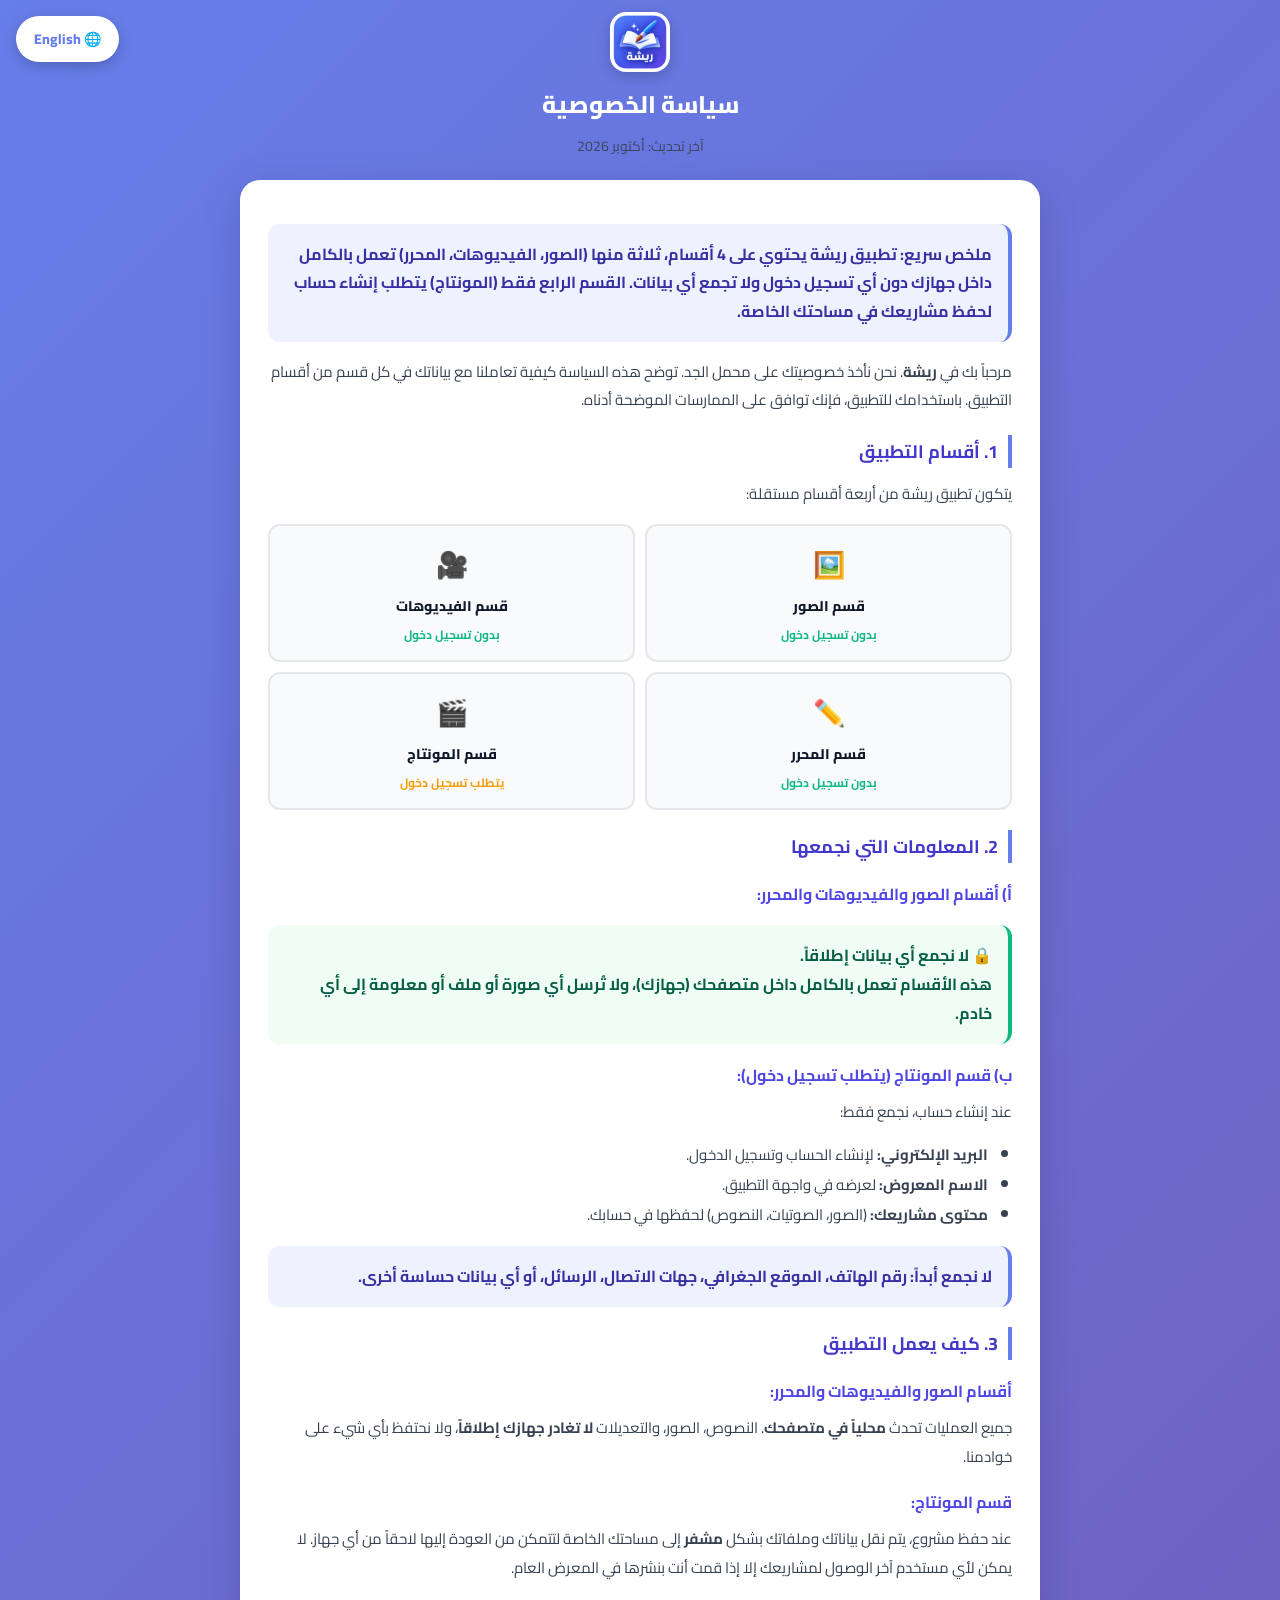
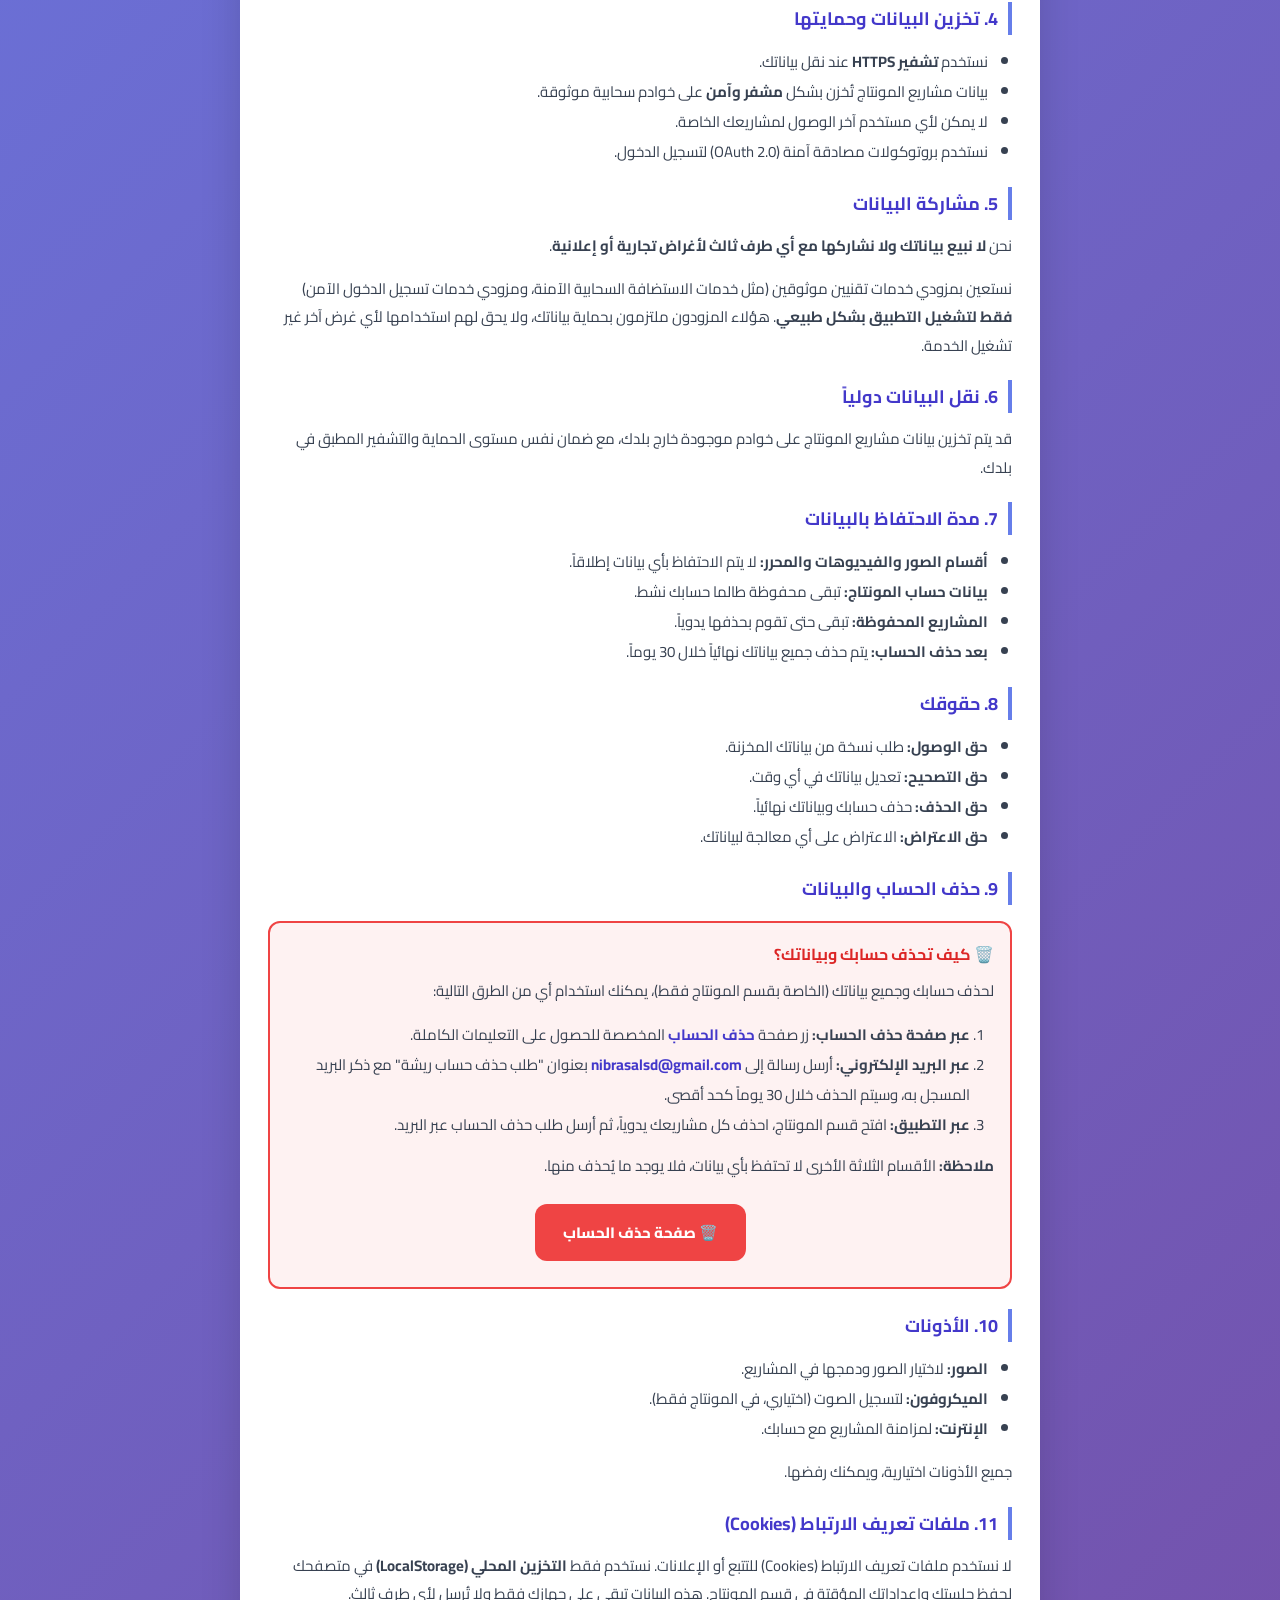
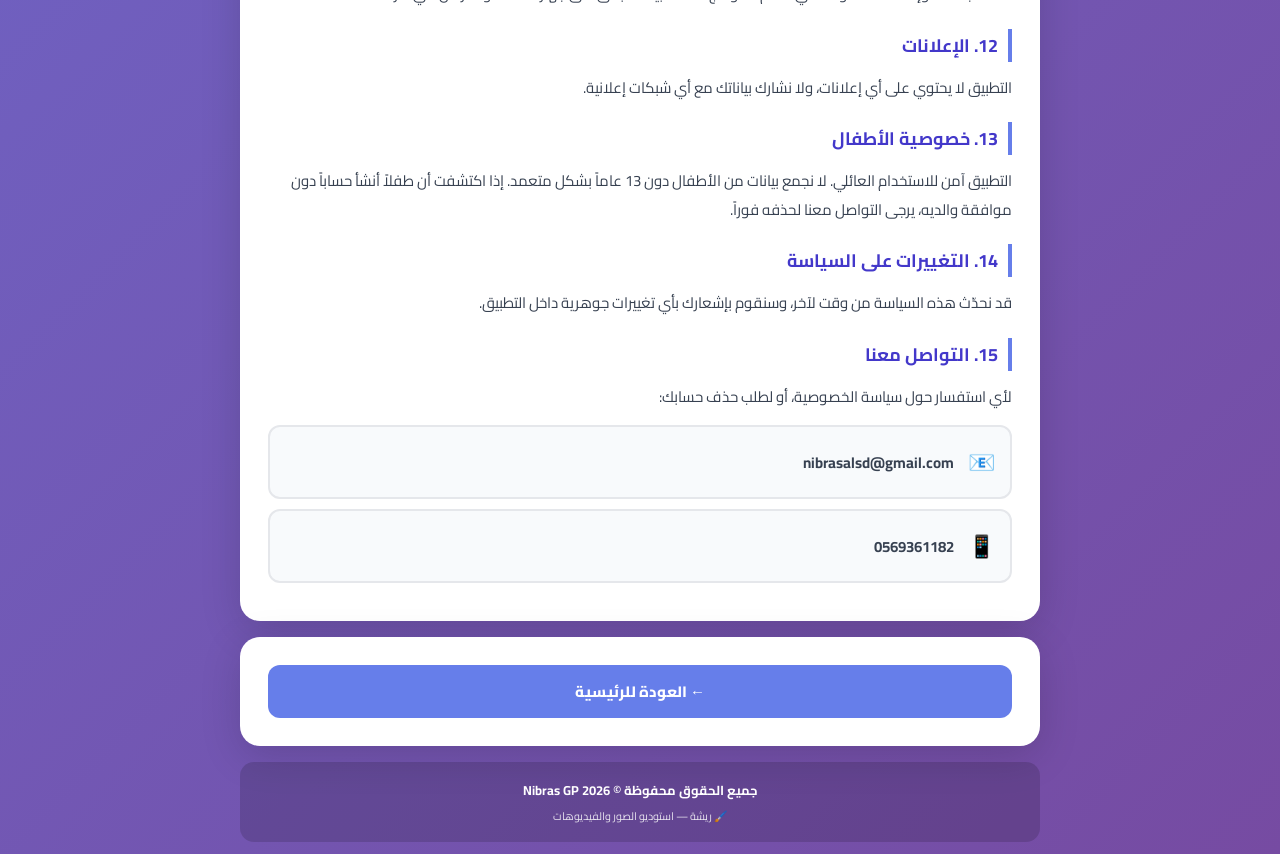
<file: privacy.html>
<!DOCTYPE html>
<html lang="ar" dir="rtl">
<head>
<meta charset="UTF-8">
<meta name="viewport" content="width=device-width, initial-scale=1.0">
<meta name="author" content="Nibras GP">
<title>سياسة الخصوصية — ريشة | Privacy Policy — Resha</title>

<link rel="manifest" href="manifest.json">
<link rel="icon" type="image/png" href="resha-192.png">
<meta name="theme-color" content="#667eea">
<meta name="description" content="سياسة الخصوصية لتطبيق ريشة | Privacy Policy for Resha App">

<link href="https://fonts.googleapis.com/css2?family=Cairo:wght@400;700;800&display=swap" rel="stylesheet">
<style>
  * { box-sizing: border-box; }
  body { 
    font-family: 'Cairo', sans-serif; 
    background: linear-gradient(135deg, #667eea 0%, #764ba2 100%);
    min-height: 100vh;
    padding: 12px;
    margin: 0;
  }
  body.en { direction: ltr; }
  .container { max-width: 800px; margin: 0 auto; }
  .card {
    background: #fff;
    border-radius: 20px;
    padding: 28px;
    margin-bottom: 16px;
    box-shadow: 0 10px 40px rgba(0,0,0,0.15);
  }
  .header-title { color: #fff; text-align: center; margin-bottom: 20px; position: relative; }
  .header-title .logo {
    width: 60px; height: 60px;
    margin: 0 auto 10px;
    border-radius: 16px;
    box-shadow: 0 4px 14px rgba(0,0,0,0.2);
    display: block;
  }
  .header-title h1 { font-size: 24px; font-weight: 800; margin: 0 0 6px; }
  .header-title p { font-size: 14px; opacity: 0.9; margin: 0; }

  .lang-toggle {
    position: fixed;
    top: 16px;
    left: 16px;
    z-index: 9999;
    background: #fff;
    color: #667eea;
    border: none;
    padding: 10px 18px;
    border-radius: 50px;
    font-family: 'Cairo', sans-serif;
    font-weight: 800;
    font-size: 14px;
    cursor: pointer;
    box-shadow: 0 4px 14px rgba(0,0,0,0.2);
  }
  body.en .lang-toggle { left: auto; right: 16px; }

  h2 {
    color: #4338ca;
    font-size: 18px;
    margin: 20px 0 12px;
    padding-right: 10px;
    border-right: 4px solid #667eea;
  }
  body.en h2 {
    padding-right: 0; padding-left: 10px;
    border-right: none; border-left: 4px solid #667eea;
  }
  h3 { color: #4f46e5; font-size: 16px; margin: 16px 0 8px; }
  p { line-height: 1.9; color: #374151; font-size: 15px; margin: 0 0 14px; }
  ul, ol { padding-right: 24px; margin: 0 0 14px; }
  body.en ul, body.en ol { padding-right: 0; padding-left: 24px; }
  li { line-height: 2; color: #374151; font-size: 15px; }
  a { color: #4338ca; text-decoration: none; font-weight: 700; }
  a:hover { text-decoration: underline; }
  .highlight {
    background: #eef2ff;
    padding: 16px;
    border-radius: 12px;
    border-right: 4px solid #667eea;
    margin: 16px 0;
    color: #3730a3;
    font-weight: 700;
    line-height: 1.8;
  }
  body.en .highlight { border-right: none; border-left: 4px solid #667eea; }
  .green-box {
    background: #f0fdf4;
    padding: 16px;
    border-radius: 12px;
    border-right: 4px solid #10b981;
    margin: 16px 0;
    color: #065f46;
    font-weight: 700;
    line-height: 1.8;
  }
  body.en .green-box { border-right: none; border-left: 4px solid #10b981; }
  .delete-box {
    background: #fef2f2;
    padding: 16px;
    border-radius: 12px;
    border: 2px solid #ef4444;
    margin: 16px 0;
  }
  .delete-box h3 { color: #dc2626; margin-top: 0; }
  .delete-box ol { margin-bottom: 0; }
  .delete-link-btn {
    display: inline-block;
    padding: 14px 28px;
    background: #ef4444;
    color: #fff !important;
    text-decoration: none;
    border-radius: 12px;
    font-weight: 800;
    font-size: 15px;
    margin: 10px 0;
    transition: all 0.2s;
  }
  .delete-link-btn:hover { background: #dc2626; transform: translateY(-2px); }
  .contact-item {
    display: flex;
    align-items: center;
    gap: 12px;
    padding: 14px;
    background: #f8fafc;
    border-radius: 12px;
    border: 2px solid #e5e7eb;
    margin-bottom: 10px;
    text-decoration: none;
    color: #374151;
    font-weight: 700;
    font-size: 15px;
    transition: all 0.2s;
  }
  .contact-item:hover {
    border-color: #667eea;
    background: #eef2ff;
  }
  .contact-icon { font-size: 22px; min-width: 30px; text-align: center; }
  .back-btn {
    display: inline-block;
    padding: 12px 24px;
    background: #667eea;
    color: #fff;
    text-decoration: none;
    border-radius: 12px;
    font-weight: 800;
    font-size: 15px;
  }
  .footer {
    text-align: center; color: #fff;
    font-size: 13px; padding: 16px;
    background: rgba(0,0,0,0.15);
    border-radius: 14px;
    font-weight: 700;
  }
  .footer small { display: block; margin-top: 4px; opacity: 0.85; font-weight: 400; }

  .sections-grid {
    display: grid;
    grid-template-columns: repeat(2, 1fr);
    gap: 10px;
    margin: 16px 0;
  }
  .section-card {
    padding: 14px;
    border-radius: 12px;
    border: 2px solid #e5e7eb;
    text-align: center;
    background: #f9fafb;
  }
  .section-card .icon { font-size: 26px; margin-bottom: 4px; }
  .section-card .name { font-size: 14px; font-weight: 800; color: #0f172a; }
  .section-card .status { font-size: 12px; font-weight: 700; margin-top: 4px; }
  .section-card .status.free { color: #10b981; }
  .section-card .status.login { color: #f59e0b; }

  .lang-ar, .lang-en { display: block; }
  body.en .lang-ar { display: none; }
  body:not(.en) .lang-en { display: none; }
</style>
</head>
<body>

<button class="lang-toggle" onclick="toggleLang()" id="langBtn">🌐 English</button>

<div class="container">

  <!-- ==================== ARABIC ==================== -->
  <div class="lang-ar">
    <div class="header-title">
      <img src="resha-512.png" alt="ريشة" class="logo">
      <h1>سياسة الخصوصية</h1>
      <p>آخر تحديث: أكتوبر 2026</p>
    </div>

    <div class="card">

      <div class="highlight">
        <strong>ملخص سريع:</strong>
        تطبيق <strong>ريشة</strong> يحتوي على <strong>4 أقسام</strong>، ثلاثة منها (الصور، الفيديوهات، المحرر) تعمل بالكامل داخل جهازك <strong>دون أي تسجيل دخول ولا تجمع أي بيانات</strong>. القسم الرابع فقط (المونتاج) يتطلب إنشاء حساب لحفظ مشاريعك في مساحتك الخاصة.
      </div>

      <p>
        مرحباً بك في <strong>ريشة</strong>. نحن نأخذ خصوصيتك على محمل الجد. توضح هذه السياسة كيفية تعاملنا مع بياناتك في كل قسم من أقسام التطبيق. باستخدامك للتطبيق، فإنك توافق على الممارسات الموضحة أدناه.
      </p>

      <h2>1. أقسام التطبيق</h2>
      <p>يتكون تطبيق ريشة من أربعة أقسام مستقلة:</p>

      <div class="sections-grid">
        <div class="section-card">
          <div class="icon">🖼️</div>
          <div class="name">قسم الصور</div>
          <div class="status free">بدون تسجيل دخول</div>
        </div>
        <div class="section-card">
          <div class="icon">🎥</div>
          <div class="name">قسم الفيديوهات</div>
          <div class="status free">بدون تسجيل دخول</div>
        </div>
        <div class="section-card">
          <div class="icon">✏️</div>
          <div class="name">قسم المحرر</div>
          <div class="status free">بدون تسجيل دخول</div>
        </div>
        <div class="section-card">
          <div class="icon">🎬</div>
          <div class="name">قسم المونتاج</div>
          <div class="status login">يتطلب تسجيل دخول</div>
        </div>
      </div>

      <h2>2. المعلومات التي نجمعها</h2>

      <h3>أ) أقسام الصور والفيديوهات والمحرر:</h3>
      <div class="green-box">
        🔒 <strong>لا نجمع أي بيانات إطلاقاً.</strong><br>
        هذه الأقسام تعمل بالكامل داخل متصفحك (جهازك)، ولا تُرسل أي صورة أو ملف أو معلومة إلى أي خادم.
      </div>

      <h3>ب) قسم المونتاج (يتطلب تسجيل دخول):</h3>
      <p>عند إنشاء حساب، نجمع فقط:</p>
      <ul>
        <li><strong>البريد الإلكتروني:</strong> لإنشاء الحساب وتسجيل الدخول.</li>
        <li><strong>الاسم المعروض:</strong> لعرضه في واجهة التطبيق.</li>
        <li><strong>محتوى مشاريعك:</strong> (الصور، الصوتيات، النصوص) لحفظها في حسابك.</li>
      </ul>

      <div class="highlight">
        <strong>لا نجمع أبداً:</strong> رقم الهاتف، الموقع الجغرافي، جهات الاتصال، الرسائل، أو أي بيانات حساسة أخرى.
      </div>

      <h2>3. كيف يعمل التطبيق</h2>

      <h3>أقسام الصور والفيديوهات والمحرر:</h3>
      <p>جميع العمليات تحدث <strong>محلياً في متصفحك</strong>. النصوص، الصور، والتعديلات <strong>لا تغادر جهازك إطلاقاً</strong>، ولا نحتفظ بأي شيء على خوادمنا.</p>

      <h3>قسم المونتاج:</h3>
      <p>عند حفظ مشروع، يتم نقل بياناتك وملفاتك بشكل <strong>مشفر</strong> إلى مساحتك الخاصة لتتمكن من العودة إليها لاحقاً من أي جهاز. لا يمكن لأي مستخدم آخر الوصول لمشاريعك إلا إذا قمت أنت بنشرها في المعرض العام.</p>

      <h2>4. تخزين البيانات وحمايتها</h2>
      <ul>
        <li>نستخدم <strong>تشفير HTTPS</strong> عند نقل بياناتك.</li>
        <li>بيانات مشاريع المونتاج تُخزن بشكل <strong>مشفر وآمن</strong> على خوادم سحابية موثوقة.</li>
        <li>لا يمكن لأي مستخدم آخر الوصول لمشاريعك الخاصة.</li>
        <li>نستخدم بروتوكولات مصادقة آمنة (OAuth 2.0) لتسجيل الدخول.</li>
      </ul>

      <h2>5. مشاركة البيانات</h2>
      <p>
        نحن <strong>لا نبيع بياناتك ولا نشاركها مع أي طرف ثالث لأغراض تجارية أو إعلانية</strong>.
      </p>
      <p>
        نستعين بمزودي خدمات تقنيين موثوقين (مثل خدمات الاستضافة السحابية الآمنة، ومزودي خدمات تسجيل الدخول الآمن) <strong>فقط لتشغيل التطبيق بشكل طبيعي</strong>. هؤلاء المزودون ملتزمون بحماية بياناتك، ولا يحق لهم استخدامها لأي غرض آخر غير تشغيل الخدمة.
      </p>

      <h2>6. نقل البيانات دولياً</h2>
      <p>قد يتم تخزين بيانات مشاريع المونتاج على خوادم موجودة خارج بلدك، مع ضمان نفس مستوى الحماية والتشفير المطبق في بلدك.</p>

      <h2>7. مدة الاحتفاظ بالبيانات</h2>
      <ul>
        <li><strong>أقسام الصور والفيديوهات والمحرر:</strong> لا يتم الاحتفاظ بأي بيانات إطلاقاً.</li>
        <li><strong>بيانات حساب المونتاج:</strong> تبقى محفوظة طالما حسابك نشط.</li>
        <li><strong>المشاريع المحفوظة:</strong> تبقى حتى تقوم بحذفها يدوياً.</li>
        <li><strong>بعد حذف الحساب:</strong> يتم حذف جميع بياناتك نهائياً خلال 30 يوماً.</li>
      </ul>

      <h2>8. حقوقك</h2>
      <ul>
        <li><strong>حق الوصول:</strong> طلب نسخة من بياناتك المخزنة.</li>
        <li><strong>حق التصحيح:</strong> تعديل بياناتك في أي وقت.</li>
        <li><strong>حق الحذف:</strong> حذف حسابك وبياناتك نهائياً.</li>
        <li><strong>حق الاعتراض:</strong> الاعتراض على أي معالجة لبياناتك.</li>
      </ul>

      <h2>9. حذف الحساب والبيانات</h2>
      <div class="delete-box">
        <h3>🗑️ كيف تحذف حسابك وبياناتك؟</h3>
        <p>لحذف حسابك وجميع بياناتك (الخاصة بقسم المونتاج فقط)، يمكنك استخدام أي من الطرق التالية:</p>
        <ol>
          <li><strong>عبر صفحة حذف الحساب:</strong> زر صفحة <a href="delete-account.html">حذف الحساب</a> المخصصة للحصول على التعليمات الكاملة.</li>
          <li><strong>عبر البريد الإلكتروني:</strong> أرسل رسالة إلى <a href="mailto:nibrasalsd@gmail.com?subject=طلب حذف حساب ريشة">nibrasalsd@gmail.com</a> بعنوان "طلب حذف حساب ريشة" مع ذكر البريد المسجل به، وسيتم الحذف خلال 30 يوماً كحد أقصى.</li>
          <li><strong>عبر التطبيق:</strong> افتح قسم المونتاج، احذف كل مشاريعك يدوياً، ثم أرسل طلب حذف الحساب عبر البريد.</li>
        </ol>
        <p style="margin-top:12px;"><strong>ملاحظة:</strong> الأقسام الثلاثة الأخرى لا تحتفظ بأي بيانات، فلا يوجد ما يُحذف منها.</p>
        <div style="text-align:center; margin-top:14px;">
          <a href="delete-account.html" class="delete-link-btn">🗑️ صفحة حذف الحساب</a>
        </div>
      </div>

      <h2>10. الأذونات</h2>
      <ul>
        <li><strong>الصور:</strong> لاختيار الصور ودمجها في المشاريع.</li>
        <li><strong>الميكروفون:</strong> لتسجيل الصوت (اختياري، في المونتاج فقط).</li>
        <li><strong>الإنترنت:</strong> لمزامنة المشاريع مع حسابك.</li>
      </ul>
      <p>جميع الأذونات اختيارية، ويمكنك رفضها.</p>

      <h2>11. ملفات تعريف الارتباط (Cookies)</h2>
      <p>لا نستخدم ملفات تعريف الارتباط (Cookies) للتتبع أو الإعلانات. نستخدم فقط <strong>التخزين المحلي (LocalStorage)</strong> في متصفحك لحفظ جلستك وإعداداتك المؤقتة في قسم المونتاج. هذه البيانات تبقى على جهازك فقط ولا تُرسل لأي طرف ثالث.</p>

      <h2>12. الإعلانات</h2>
      <p>التطبيق لا يحتوي على أي إعلانات، ولا نشارك بياناتك مع أي شبكات إعلانية.</p>

      <h2>13. خصوصية الأطفال</h2>
      <p>التطبيق آمن للاستخدام العائلي. لا نجمع بيانات من الأطفال دون 13 عاماً بشكل متعمد. إذا اكتشفت أن طفلاً أنشأ حساباً دون موافقة والديه، يرجى التواصل معنا لحذفه فوراً.</p>

      <h2>14. التغييرات على السياسة</h2>
      <p>قد نحدّث هذه السياسة من وقت لآخر، وسنقوم بإشعارك بأي تغييرات جوهرية داخل التطبيق.</p>

      <h2>15. التواصل معنا</h2>
      <p>لأي استفسار حول سياسة الخصوصية، أو لطلب حذف حسابك:</p>

      <a href="mailto:nibrasalsd@gmail.com" class="contact-item">
        <span class="contact-icon">📧</span>
        <span>nibrasalsd@gmail.com</span>
      </a>

      <a href="tel:0569361182" class="contact-item">
        <span class="contact-icon">📱</span>
        <span>0569361182</span>
      </a>

    </div>
  </div>

  <!-- ==================== ENGLISH ==================== -->
  <div class="lang-en">
    <div class="header-title">
      <img src="resha-512.png" alt="Resha" class="logo">
      <h1>Privacy Policy</h1>
      <p>Last Updated: October 2026</p>
    </div>

    <div class="card">

      <div class="highlight">
        <strong>Quick Summary:</strong>
        <strong>Resha</strong> contains <strong>4 sections</strong>, three of which (Images, Videos, Editor) run entirely on your device <strong>without any login and collect zero data</strong>. Only the fourth section (Montage) requires an account to save your projects in your private space.
      </div>

      <p>
        Welcome to <strong>Resha</strong>. We take your privacy seriously. This policy explains how we handle your data in each section of the app. By using the app, you agree to the practices described below.
      </p>

      <h2>1. App Sections</h2>
      <p>Resha consists of four independent sections:</p>

      <div class="sections-grid">
        <div class="section-card">
          <div class="icon">🖼️</div>
          <div class="name">Images</div>
          <div class="status free">No Login</div>
        </div>
        <div class="section-card">
          <div class="icon">🎥</div>
          <div class="name">Videos</div>
          <div class="status free">No Login</div>
        </div>
        <div class="section-card">
          <div class="icon">✏️</div>
          <div class="name">Editor</div>
          <div class="status free">No Login</div>
        </div>
        <div class="section-card">
          <div class="icon">🎬</div>
          <div class="name">Montage</div>
          <div class="status login">Login Required</div>
        </div>
      </div>

      <h2>2. Information We Collect</h2>

      <h3>A) Images, Videos, and Editor Sections:</h3>
      <div class="green-box">
        🔒 <strong>We collect absolutely no data.</strong><br>
        These sections run entirely in your browser (your device). No image, file, or information is sent to any server.
      </div>

      <h3>B) Montage Section (Login Required):</h3>
      <p>When creating an account, we only collect:</p>
      <ul>
        <li><strong>Email address:</strong> To create your account and sign you in.</li>
        <li><strong>Display name:</strong> To show in the app interface.</li>
        <li><strong>Your project content:</strong> (Images, audio, text) To save them in your account.</li>
      </ul>

      <div class="highlight">
        <strong>We never collect:</strong> Phone number, geographic location, contacts, messages, or any other sensitive data.
      </div>

      <h2>3. How the App Works</h2>

      <h3>Images, Videos, and Editor Sections:</h3>
      <p>All operations happen <strong>locally in your browser</strong>. Text, images, and edits <strong>never leave your device</strong>, and we retain nothing on our servers.</p>

      <h3>Montage Section:</h3>
      <p>When you save a project, your data and files are <strong>encrypted</strong> and transferred to your private space so you can access them later from any device. No other user can access your projects unless you publish them to the public gallery.</p>

      <h2>4. Data Storage and Security</h2>
      <ul>
        <li>We use <strong>HTTPS encryption</strong> when transferring your data.</li>
        <li>Montage project data is stored <strong>securely and encrypted</strong> on trusted cloud servers.</li>
        <li>No other user can access your private projects.</li>
        <li>We use secure authentication protocols (OAuth 2.0) for login.</li>
      </ul>

      <h2>5. Data Sharing</h2>
      <p>
        We <strong>never sell or share your data with any third party for commercial or advertising purposes</strong>.
      </p>
      <p>
        We rely on trusted technical service providers (such as secure cloud hosting services and secure login providers) <strong>solely to operate the app</strong>. These providers are committed to protecting your data and may not use it for any purpose other than operating the service.
      </p>

      <h2>6. International Data Transfer</h2>
      <p>Montage project data may be stored on servers located outside your country, with the same level of protection and encryption applied in your country.</p>

      <h2>7. Data Retention Period</h2>
      <ul>
        <li><strong>Images, Videos, and Editor Sections:</strong> No data is retained at all.</li>
        <li><strong>Montage Account Data:</strong> Retained as long as your account is active.</li>
        <li><strong>Saved Projects:</strong> Retained until you manually delete them.</li>
        <li><strong>After Account Deletion:</strong> All your data is permanently deleted within 30 days.</li>
      </ul>

      <h2>8. Your Rights</h2>
      <ul>
        <li><strong>Right of Access:</strong> Request a copy of your stored data.</li>
        <li><strong>Right to Rectification:</strong> Modify your data at any time.</li>
        <li><strong>Right to Erasure:</strong> Permanently delete your account and data.</li>
        <li><strong>Right to Object:</strong> Object to any processing of your data.</li>
      </ul>

      <h2>9. Account and Data Deletion</h2>
      <div class="delete-box">
        <h3>🗑️ How to Delete Your Account and Data</h3>
        <p>To delete your account and all data (Montage section only), you can use any of the following methods:</p>
        <ol>
          <li><strong>Via the deletion page:</strong> Visit our dedicated <a href="delete-account.html">Delete Account page</a> for full instructions.</li>
          <li><strong>By Email:</strong> Send a message to <a href="mailto:nibrasalsd@gmail.com?subject=Delete my Resha account">nibrasalsd@gmail.com</a> with the subject "Delete my Resha account" including your registered email, and your data will be deleted within 30 days maximum.</li>
          <li><strong>Through the App:</strong> Open the Montage section, delete all your projects manually, then send a deletion request via email.</li>
        </ol>
        <p style="margin-top:12px;"><strong>Note:</strong> The other three sections do not retain any data, so there is nothing to delete from them.</p>
        <div style="text-align:center; margin-top:14px;">
          <a href="delete-account.html" class="delete-link-btn">🗑️ Delete Account Page</a>
        </div>
      </div>

      <h2>10. Permissions</h2>
      <ul>
        <li><strong>Photos:</strong> To select images and merge them into projects.</li>
        <li><strong>Microphone:</strong> To record audio (optional, Montage only).</li>
        <li><strong>Internet:</strong> To sync projects with your account.</li>
      </ul>
      <p>All permissions are optional and can be denied.</p>

      <h2>11. Cookies</h2>
      <p>We do not use cookies for tracking or advertising. We only use <strong>LocalStorage</strong> in your browser to save your session and temporary settings in the Montage section. This data stays on your device only and is not sent to any third party.</p>

      <h2>12. Advertising</h2>
      <p>The app contains no advertisements, and we do not share your data with any advertising networks.</p>

      <h2>13. Children's Privacy</h2>
      <p>The app is safe for family use. We do not knowingly collect personal information from children under 13. If you discover that a child has created an account without parental consent, please contact us to delete it immediately.</p>

      <h2>14. Changes to This Policy</h2>
      <p>We may update this policy from time to time, and we will notify you of any material changes within the app.</p>

      <h2>15. Contact Us</h2>
      <p>For any inquiry about this privacy policy, or to request deletion of your account:</p>

      <a href="mailto:nibrasalsd@gmail.com" class="contact-item">
        <span class="contact-icon">📧</span>
        <span>nibrasalsd@gmail.com</span>
      </a>

      <a href="tel:0569361182" class="contact-item">
        <span class="contact-icon">📱</span>
        <span>0569361182</span>
      </a>

    </div>
  </div>

  <div class="card" style="text-align:center;">
    <a href="index.html" class="back-btn lang-ar">← العودة للرئيسية</a>
    <a href="index.html" class="back-btn lang-en">← Back to Home</a>
  </div>

  <div class="footer lang-ar">
    جميع الحقوق محفوظة © Nibras GP 2026
    <small>🖌️ ريشة — استوديو الصور والفيديوهات</small>
  </div>

  <div class="footer lang-en">
    All Rights Reserved © Nibras GP 2026
    <small>🖌️ Resha — Photo & Video Studio</small>
  </div>

</div>

<script>
function toggleLang() {
  document.body.classList.toggle('en');
  var isEn = document.body.classList.contains('en');
  document.documentElement.lang = isEn ? 'en' : 'ar';
  document.documentElement.dir = isEn ? 'ltr' : 'rtl';
  document.getElementById('langBtn').textContent = isEn ? '🌐 العربية' : '🌐 English';
  localStorage.setItem('reshaLang', isEn ? 'en' : 'ar');
}
(function(){
  var saved = localStorage.getItem('reshaLang');
  if (saved === 'en') {
    document.body.classList.add('en');
    document.documentElement.lang = 'en';
    document.documentElement.dir = 'ltr';
    document.getElementById('langBtn').textContent = '🌐 العربية';
  }
})();
</script>

</body>
</html>
</file>
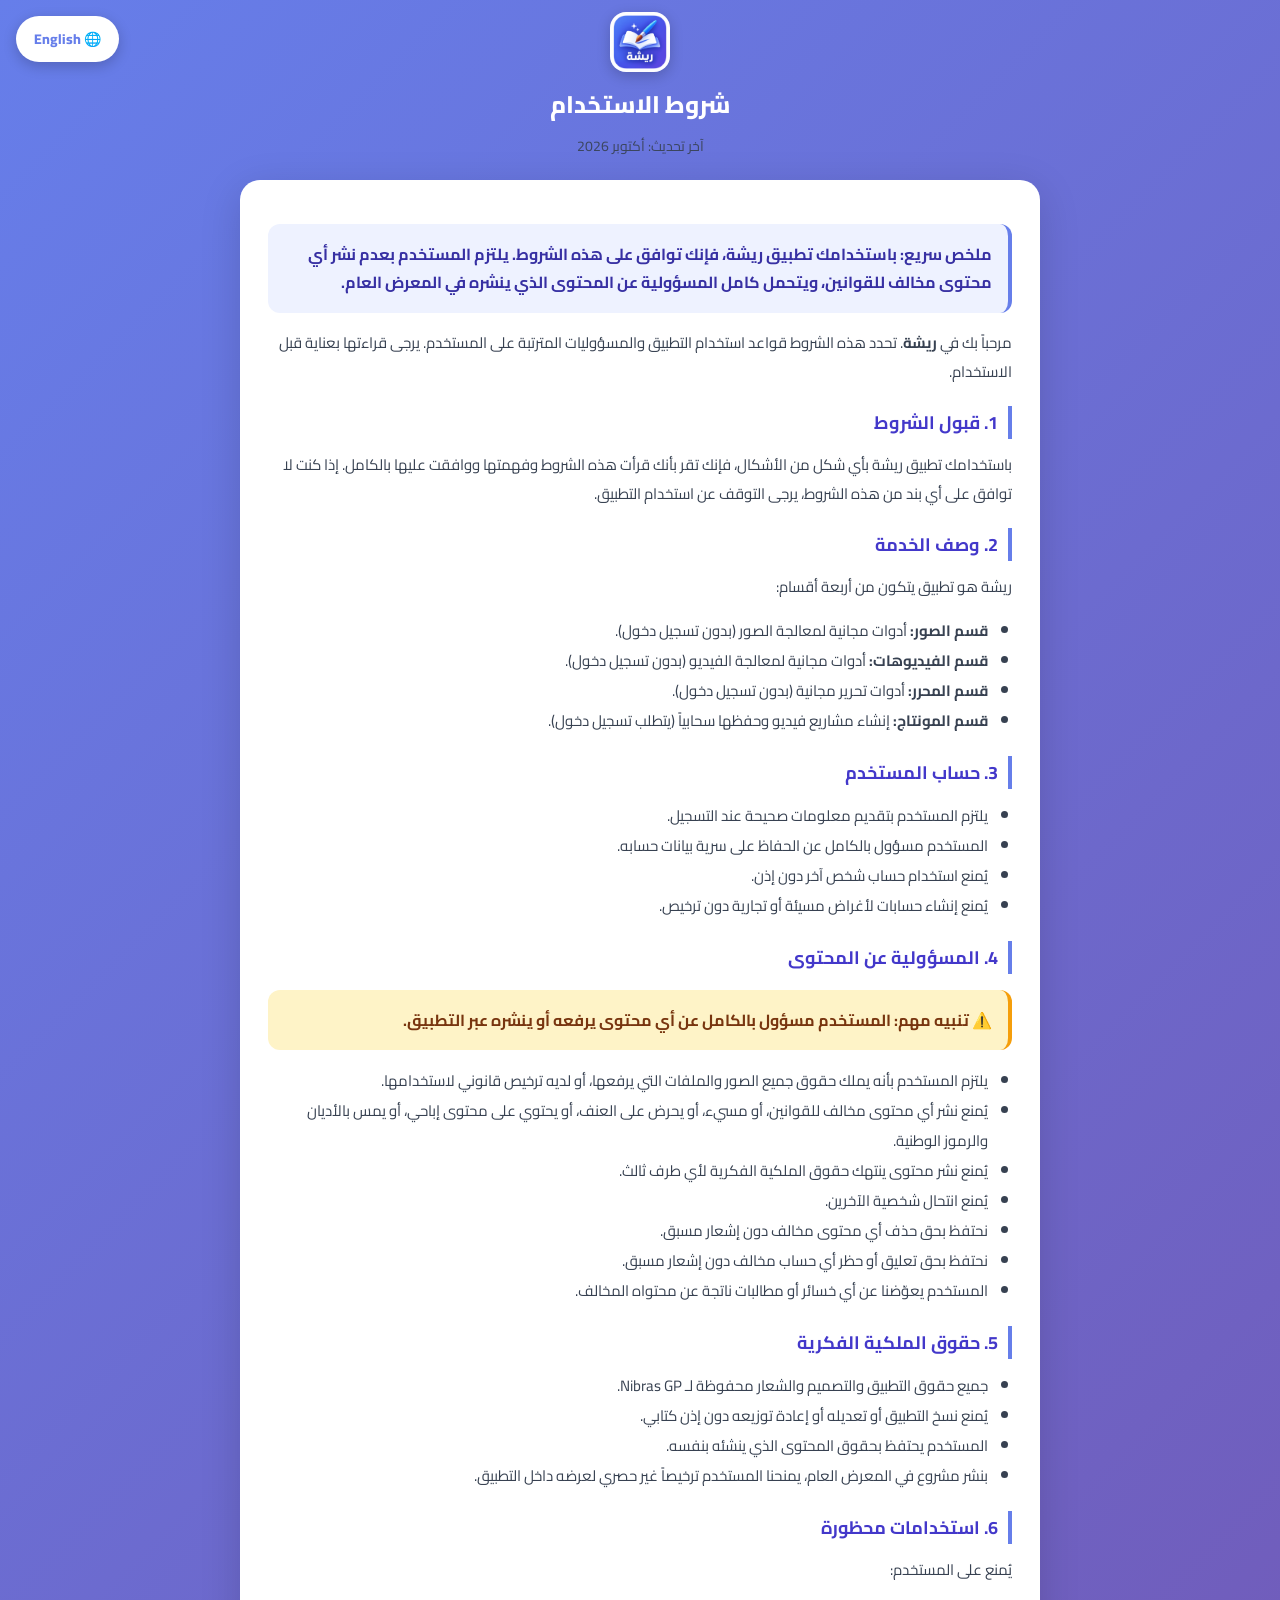
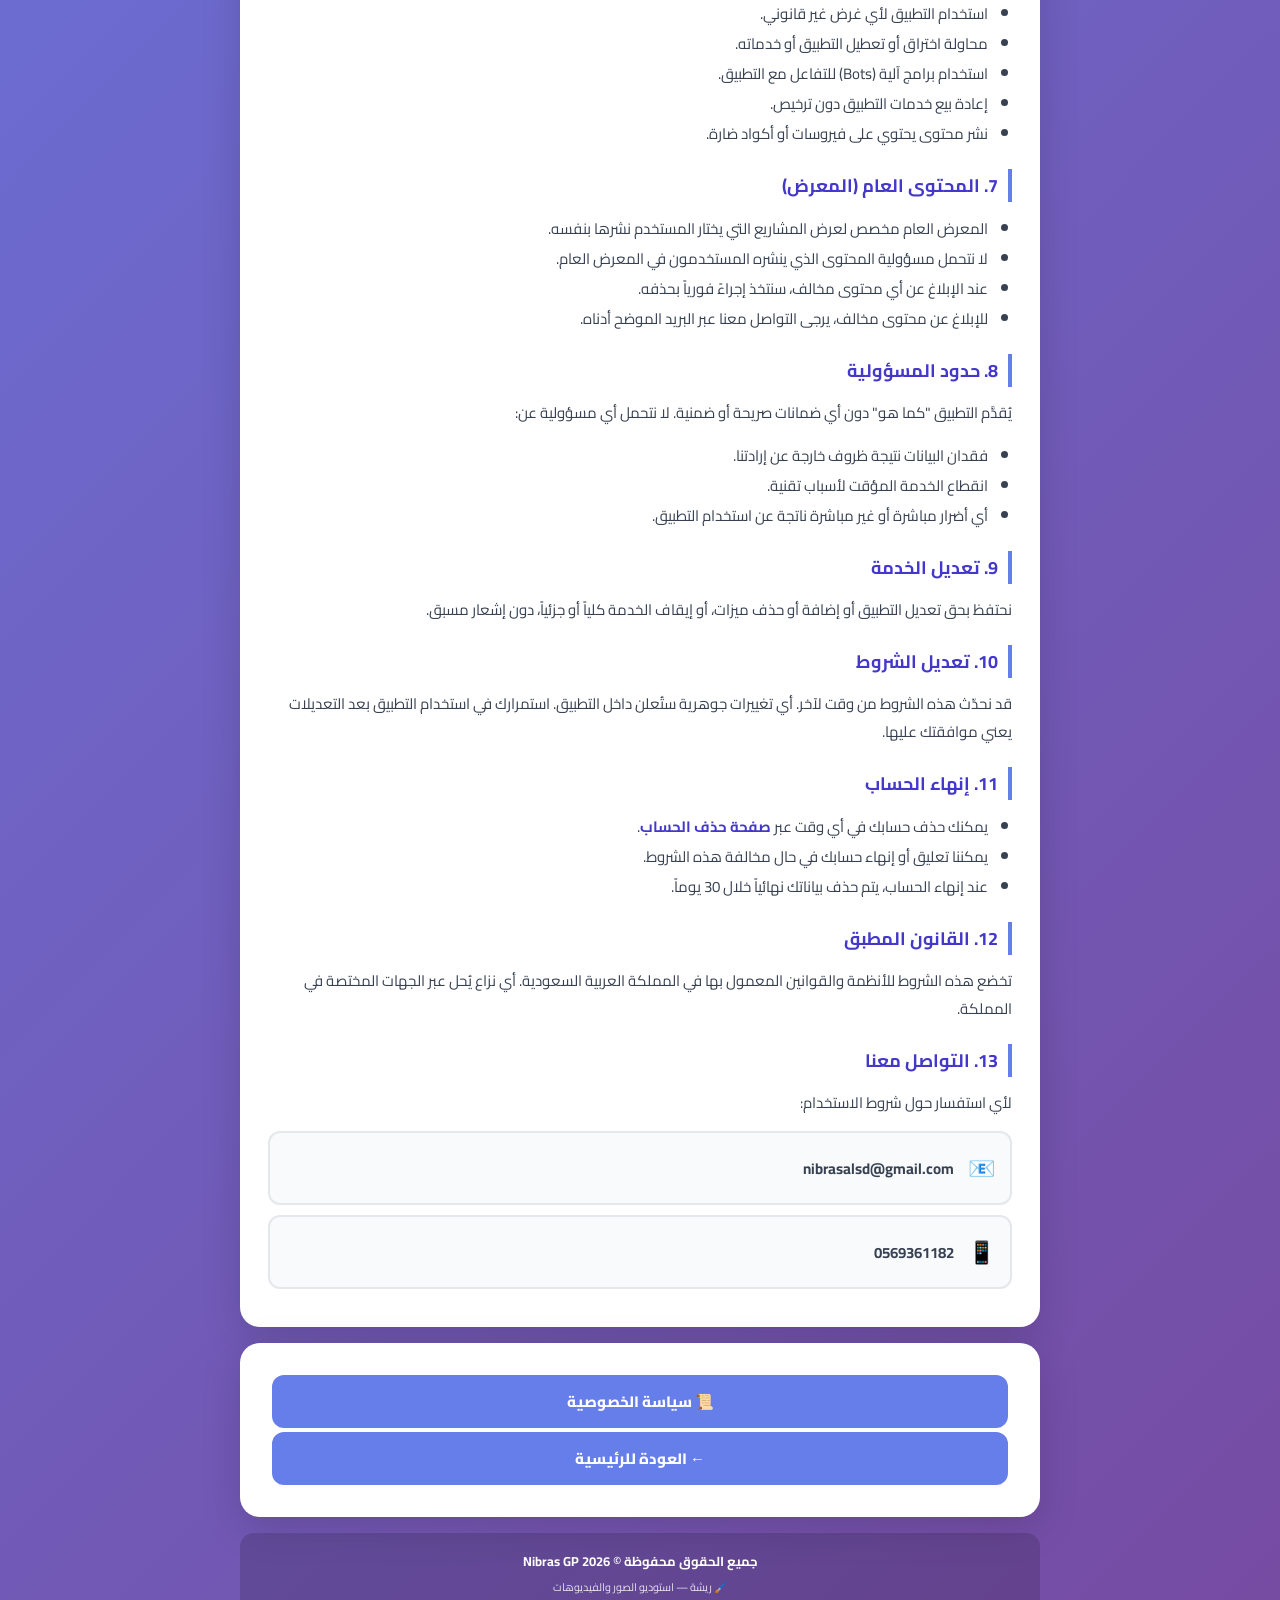
<file: terms.html>
<!DOCTYPE html>
<html lang="ar" dir="rtl">
<head>
<meta charset="UTF-8">
<meta name="viewport" content="width=device-width, initial-scale=1.0">
<meta name="author" content="Nibras GP">
<title>شروط الاستخدام — ريشة | Terms of Service — Resha</title>

<link rel="manifest" href="manifest.json">
<link rel="icon" type="image/png" href="resha-192.png">
<meta name="theme-color" content="#667eea">
<meta name="description" content="شروط الاستخدام لتطبيق ريشة | Terms of Service for Resha App">

<link href="https://fonts.googleapis.com/css2?family=Cairo:wght@400;700;800&display=swap" rel="stylesheet">
<style>
  * { box-sizing: border-box; }
  body { 
    font-family: 'Cairo', sans-serif; 
    background: linear-gradient(135deg, #667eea 0%, #764ba2 100%);
    min-height: 100vh;
    padding: 12px;
    margin: 0;
  }
  body.en { direction: ltr; }
  .container { max-width: 800px; margin: 0 auto; }
  .card {
    background: #fff;
    border-radius: 20px;
    padding: 28px;
    margin-bottom: 16px;
    box-shadow: 0 10px 40px rgba(0,0,0,0.15);
  }
  .header-title { color: #fff; text-align: center; margin-bottom: 20px; }
  .header-title .logo {
    width: 60px; height: 60px;
    margin: 0 auto 10px;
    border-radius: 16px;
    box-shadow: 0 4px 14px rgba(0,0,0,0.2);
    display: block;
  }
  .header-title h1 { font-size: 24px; font-weight: 800; margin: 0 0 6px; }
  .header-title p { font-size: 14px; opacity: 0.9; margin: 0; }
  .lang-toggle {
    position: fixed;
    top: 16px;
    left: 16px;
    z-index: 9999;
    background: #fff;
    color: #667eea;
    border: none;
    padding: 10px 18px;
    border-radius: 50px;
    font-family: 'Cairo', sans-serif;
    font-weight: 800;
    font-size: 14px;
    cursor: pointer;
    box-shadow: 0 4px 14px rgba(0,0,0,0.2);
  }
  body.en .lang-toggle { left: auto; right: 16px; }
  h2 {
    color: #4338ca;
    font-size: 18px;
    margin: 20px 0 12px;
    padding-right: 10px;
    border-right: 4px solid #667eea;
  }
  body.en h2 {
    padding-right: 0; padding-left: 10px;
    border-right: none; border-left: 4px solid #667eea;
  }
  p { line-height: 1.9; color: #374151; font-size: 15px; margin: 0 0 14px; }
  ul, ol { padding-right: 24px; margin: 0 0 14px; }
  body.en ul, body.en ol { padding-right: 0; padding-left: 24px; }
  li { line-height: 2; color: #374151; font-size: 15px; }
  a { color: #4338ca; text-decoration: none; font-weight: 700; }
  a:hover { text-decoration: underline; }
  .highlight {
    background: #eef2ff;
    padding: 16px;
    border-radius: 12px;
    border-right: 4px solid #667eea;
    margin: 16px 0;
    color: #3730a3;
    font-weight: 700;
    line-height: 1.8;
  }
  body.en .highlight { border-right: none; border-left: 4px solid #667eea; }
  .warning {
    background: #fef3c7;
    padding: 16px;
    border-radius: 12px;
    border-right: 4px solid #f59e0b;
    margin: 16px 0;
    color: #78350f;
    font-weight: 700;
    line-height: 1.8;
  }
  body.en .warning { border-right: none; border-left: 4px solid #f59e0b; }
  .contact-item {
    display: flex;
    align-items: center;
    gap: 12px;
    padding: 14px;
    background: #f8fafc;
    border-radius: 12px;
    border: 2px solid #e5e7eb;
    margin-bottom: 10px;
    text-decoration: none;
    color: #374151;
    font-weight: 700;
    font-size: 15px;
  }
  .contact-icon { font-size: 22px; min-width: 30px; text-align: center; }
  .back-btn {
    display: inline-block;
    padding: 12px 24px;
    background: #667eea;
    color: #fff;
    text-decoration: none;
    border-radius: 12px;
    font-weight: 800;
    font-size: 15px;
    margin: 4px;
  }
  .footer {
    text-align: center; color: #fff;
    font-size: 13px; padding: 16px;
    background: rgba(0,0,0,0.15);
    border-radius: 14px;
    font-weight: 700;
  }
  .footer small { display: block; margin-top: 4px; opacity: 0.85; font-weight: 400; }
  .lang-ar, .lang-en { display: block; }
  body.en .lang-ar { display: none; }
  body:not(.en) .lang-en { display: none; }
</style>
</head>
<body>

<button class="lang-toggle" onclick="toggleLang()" id="langBtn">🌐 English</button>

<div class="container">

  <!-- ARABIC -->
  <div class="lang-ar">
    <div class="header-title">
      <img src="resha-512.png" alt="ريشة" class="logo">
      <h1>شروط الاستخدام</h1>
      <p>آخر تحديث: أكتوبر 2026</p>
    </div>

    <div class="card">

      <div class="highlight">
        <strong>ملخص سريع:</strong>
        باستخدامك تطبيق ريشة، فإنك توافق على هذه الشروط. يلتزم المستخدم بعدم نشر أي محتوى مخالف للقوانين، ويتحمل كامل المسؤولية عن المحتوى الذي ينشره في المعرض العام.
      </div>

      <p>مرحباً بك في <strong>ريشة</strong>. تحدد هذه الشروط قواعد استخدام التطبيق والمسؤوليات المترتبة على المستخدم. يرجى قراءتها بعناية قبل الاستخدام.</p>

      <h2>1. قبول الشروط</h2>
      <p>باستخدامك تطبيق ريشة بأي شكل من الأشكال، فإنك تقر بأنك قرأت هذه الشروط وفهمتها ووافقت عليها بالكامل. إذا كنت لا توافق على أي بند من هذه الشروط، يرجى التوقف عن استخدام التطبيق.</p>

      <h2>2. وصف الخدمة</h2>
      <p>ريشة هو تطبيق يتكون من أربعة أقسام:</p>
      <ul>
        <li><strong>قسم الصور:</strong> أدوات مجانية لمعالجة الصور (بدون تسجيل دخول).</li>
        <li><strong>قسم الفيديوهات:</strong> أدوات مجانية لمعالجة الفيديو (بدون تسجيل دخول).</li>
        <li><strong>قسم المحرر:</strong> أدوات تحرير مجانية (بدون تسجيل دخول).</li>
        <li><strong>قسم المونتاج:</strong> إنشاء مشاريع فيديو وحفظها سحابياً (يتطلب تسجيل دخول).</li>
      </ul>

      <h2>3. حساب المستخدم</h2>
      <ul>
        <li>يلتزم المستخدم بتقديم معلومات صحيحة عند التسجيل.</li>
        <li>المستخدم مسؤول بالكامل عن الحفاظ على سرية بيانات حسابه.</li>
        <li>يُمنع استخدام حساب شخص آخر دون إذن.</li>
        <li>يُمنع إنشاء حسابات لأغراض مسيئة أو تجارية دون ترخيص.</li>
      </ul>

      <h2>4. المسؤولية عن المحتوى</h2>
      <div class="warning">
        <strong>⚠️ تنبيه مهم:</strong> المستخدم مسؤول بالكامل عن أي محتوى يرفعه أو ينشره عبر التطبيق.
      </div>
      <ul>
        <li>يلتزم المستخدم بأنه يملك حقوق جميع الصور والملفات التي يرفعها، أو لديه ترخيص قانوني لاستخدامها.</li>
        <li>يُمنع نشر أي محتوى مخالف للقوانين، أو مسيء، أو يحرض على العنف، أو يحتوي على محتوى إباحي، أو يمس بالأديان والرموز الوطنية.</li>
        <li>يُمنع نشر محتوى ينتهك حقوق الملكية الفكرية لأي طرف ثالث.</li>
        <li>يُمنع انتحال شخصية الآخرين.</li>
        <li>نحتفظ بحق حذف أي محتوى مخالف دون إشعار مسبق.</li>
        <li>نحتفظ بحق تعليق أو حظر أي حساب مخالف دون إشعار مسبق.</li>
        <li>المستخدم يعوّضنا عن أي خسائر أو مطالبات ناتجة عن محتواه المخالف.</li>
      </ul>

      <h2>5. حقوق الملكية الفكرية</h2>
      <ul>
        <li>جميع حقوق التطبيق والتصميم والشعار محفوظة لـ Nibras GP.</li>
        <li>يُمنع نسخ التطبيق أو تعديله أو إعادة توزيعه دون إذن كتابي.</li>
        <li>المستخدم يحتفظ بحقوق المحتوى الذي ينشئه بنفسه.</li>
        <li>بنشر مشروع في المعرض العام، يمنحنا المستخدم ترخيصاً غير حصري لعرضه داخل التطبيق.</li>
      </ul>

      <h2>6. استخدامات محظورة</h2>
      <p>يُمنع على المستخدم:</p>
      <ul>
        <li>استخدام التطبيق لأي غرض غير قانوني.</li>
        <li>محاولة اختراق أو تعطيل التطبيق أو خدماته.</li>
        <li>استخدام برامج آلية (Bots) للتفاعل مع التطبيق.</li>
        <li>إعادة بيع خدمات التطبيق دون ترخيص.</li>
        <li>نشر محتوى يحتوي على فيروسات أو أكواد ضارة.</li>
      </ul>

      <h2>7. المحتوى العام (المعرض)</h2>
      <ul>
        <li>المعرض العام مخصص لعرض المشاريع التي يختار المستخدم نشرها بنفسه.</li>
        <li>لا نتحمل مسؤولية المحتوى الذي ينشره المستخدمون في المعرض العام.</li>
        <li>عند الإبلاغ عن أي محتوى مخالف، سنتخذ إجراءً فورياً بحذفه.</li>
        <li>للإبلاغ عن محتوى مخالف، يرجى التواصل معنا عبر البريد الموضح أدناه.</li>
      </ul>

      <h2>8. حدود المسؤولية</h2>
      <p>يُقدَّم التطبيق "كما هو" دون أي ضمانات صريحة أو ضمنية. لا نتحمل أي مسؤولية عن:</p>
      <ul>
        <li>فقدان البيانات نتيجة ظروف خارجة عن إرادتنا.</li>
        <li>انقطاع الخدمة المؤقت لأسباب تقنية.</li>
        <li>أي أضرار مباشرة أو غير مباشرة ناتجة عن استخدام التطبيق.</li>
      </ul>

      <h2>9. تعديل الخدمة</h2>
      <p>نحتفظ بحق تعديل التطبيق أو إضافة أو حذف ميزات، أو إيقاف الخدمة كلياً أو جزئياً، دون إشعار مسبق.</p>

      <h2>10. تعديل الشروط</h2>
      <p>قد نحدّث هذه الشروط من وقت لآخر. أي تغييرات جوهرية ستُعلن داخل التطبيق. استمرارك في استخدام التطبيق بعد التعديلات يعني موافقتك عليها.</p>

      <h2>11. إنهاء الحساب</h2>
      <ul>
        <li>يمكنك حذف حسابك في أي وقت عبر <a href="delete-account.html">صفحة حذف الحساب</a>.</li>
        <li>يمكننا تعليق أو إنهاء حسابك في حال مخالفة هذه الشروط.</li>
        <li>عند إنهاء الحساب، يتم حذف بياناتك نهائياً خلال 30 يوماً.</li>
      </ul>

      <h2>12. القانون المطبق</h2>
      <p>تخضع هذه الشروط للأنظمة والقوانين المعمول بها في المملكة العربية السعودية. أي نزاع يُحل عبر الجهات المختصة في المملكة.</p>

      <h2>13. التواصل معنا</h2>
      <p>لأي استفسار حول شروط الاستخدام:</p>

      <a href="mailto:nibrasalsd@gmail.com" class="contact-item">
        <span class="contact-icon">📧</span>
        <span>nibrasalsd@gmail.com</span>
      </a>

      <a href="tel:0569361182" class="contact-item">
        <span class="contact-icon">📱</span>
        <span>0569361182</span>
      </a>

    </div>
  </div>

  <!-- ENGLISH -->
  <div class="lang-en">
    <div class="header-title">
      <img src="resha-512.png" alt="Resha" class="logo">
      <h1>Terms of Service</h1>
      <p>Last Updated: October 2026</p>
    </div>

    <div class="card">

      <div class="highlight">
        <strong>Quick Summary:</strong>
        By using the Resha app, you agree to these terms. Users must not publish content that violates laws and bear full responsibility for content they publish in the public gallery.
      </div>

      <p>Welcome to <strong>Resha</strong>. These terms define the rules for using the app and the user's responsibilities. Please read them carefully before use.</p>

      <h2>1. Acceptance of Terms</h2>
      <p>By using the Resha app in any way, you acknowledge that you have read, understood, and fully agreed to these terms. If you do not agree with any part of these terms, please stop using the app.</p>

      <h2>2. Service Description</h2>
      <p>Resha consists of four sections:</p>
      <ul>
        <li><strong>Images:</strong> Free image processing tools (no login).</li>
        <li><strong>Videos:</strong> Free video processing tools (no login).</li>
        <li><strong>Editor:</strong> Free editing tools (no login).</li>
        <li><strong>Montage:</strong> Create and save video projects in the cloud (login required).</li>
      </ul>

      <h2>3. User Account</h2>
      <ul>
        <li>Users must provide accurate information at registration.</li>
        <li>Users are fully responsible for keeping their account credentials secure.</li>
        <li>Using another person's account without permission is prohibited.</li>
        <li>Creating accounts for abusive or unlicensed commercial purposes is prohibited.</li>
      </ul>

      <h2>4. Content Responsibility</h2>
      <div class="warning">
        <strong>⚠️ Important:</strong> Users are fully responsible for any content they upload or publish through the app.
      </div>
      <ul>
        <li>Users confirm they own the rights to all images and files they upload, or have legal permission to use them.</li>
        <li>Publishing illegal, offensive, violence-inciting, pornographic, or religion/national-symbol-offending content is prohibited.</li>
        <li>Publishing content infringing on third-party intellectual property rights is prohibited.</li>
        <li>Impersonating others is prohibited.</li>
        <li>We reserve the right to delete violating content without prior notice.</li>
        <li>We reserve the right to suspend or ban violating accounts without prior notice.</li>
        <li>Users indemnify us against any losses or claims arising from their violating content.</li>
      </ul>

      <h2>5. Intellectual Property Rights</h2>
      <ul>
        <li>All rights to the app, design, and logo are reserved by Nibras GP.</li>
        <li>Copying, modifying, or redistributing the app without written permission is prohibited.</li>
        <li>Users retain the rights to content they create.</li>
        <li>By publishing a project to the public gallery, users grant us a non-exclusive license to display it within the app.</li>
      </ul>

      <h2>6. Prohibited Uses</h2>
      <p>Users are prohibited from:</p>
      <ul>
        <li>Using the app for any illegal purpose.</li>
        <li>Attempting to hack or disrupt the app or its services.</li>
        <li>Using bots to interact with the app.</li>
        <li>Reselling the app's services without a license.</li>
        <li>Publishing content containing viruses or malicious code.</li>
      </ul>

      <h2>7. Public Content (Gallery)</h2>
      <ul>
        <li>The public gallery is for displaying projects users choose to publish themselves.</li>
        <li>We are not responsible for content published by users in the public gallery.</li>
        <li>When content is reported, we will promptly remove it.</li>
        <li>To report violating content, please contact us via the email below.</li>
      </ul>

      <h2>8. Limitation of Liability</h2>
      <p>The app is provided "as is" without any express or implied warranties. We are not responsible for:</p>
      <ul>
        <li>Data loss due to circumstances beyond our control.</li>
        <li>Temporary service interruptions for technical reasons.</li>
        <li>Any direct or indirect damages resulting from app use.</li>
      </ul>

      <h2>9. Service Modifications</h2>
      <p>We reserve the right to modify the app, add or remove features, or stop the service, in whole or in part, without prior notice.</p>

      <h2>10. Changes to Terms</h2>
      <p>We may update these terms from time to time. Any material changes will be announced within the app. Your continued use after changes means you accept them.</p>

      <h2>11. Account Termination</h2>
      <ul>
        <li>You can delete your account anytime via the <a href="delete-account.html">Delete Account page</a>.</li>
        <li>We may suspend or terminate your account if these terms are violated.</li>
        <li>Upon account termination, your data is permanently deleted within 30 days.</li>
      </ul>

      <h2>12. Governing Law</h2>
      <p>These terms are governed by the laws of the Kingdom of Saudi Arabia. Any disputes are resolved through the competent authorities in the Kingdom.</p>

      <h2>13. Contact Us</h2>
      <p>For any inquiry about these terms:</p>

      <a href="mailto:nibrasalsd@gmail.com" class="contact-item">
        <span class="contact-icon">📧</span>
        <span>nibrasalsd@gmail.com</span>
      </a>

      <a href="tel:0569361182" class="contact-item">
        <span class="contact-icon">📱</span>
        <span>0569361182</span>
      </a>

    </div>
  </div>

  <div class="card" style="text-align:center;">
    <a href="privacy.html" class="back-btn lang-ar">📜 سياسة الخصوصية</a>
    <a href="index.html" class="back-btn lang-ar">← العودة للرئيسية</a>
    <a href="privacy.html" class="back-btn lang-en">📜 Privacy Policy</a>
    <a href="index.html" class="back-btn lang-en">← Back to Home</a>
  </div>

  <div class="footer lang-ar">
    جميع الحقوق محفوظة © Nibras GP 2026
    <small>🖌️ ريشة — استوديو الصور والفيديوهات</small>
  </div>

  <div class="footer lang-en">
    All Rights Reserved © Nibras GP 2026
    <small>🖌️ Resha — Photo & Video Studio</small>
  </div>

</div>

<script>
function toggleLang() {
  document.body.classList.toggle('en');
  var isEn = document.body.classList.contains('en');
  document.documentElement.lang = isEn ? 'en' : 'ar';
  document.documentElement.dir = isEn ? 'ltr' : 'rtl';
  document.getElementById('langBtn').textContent = isEn ? '🌐 العربية' : '🌐 English';
  localStorage.setItem('reshaLang', isEn ? 'en' : 'ar');
}
(function(){
  var saved = localStorage.getItem('reshaLang');
  if (saved === 'en') {
    document.body.classList.add('en');
    document.documentElement.lang = 'en';
    document.documentElement.dir = 'ltr';
    document.getElementById('langBtn').textContent = '🌐 العربية';
  }
})();
</script>

</body>
</html>
</file>
